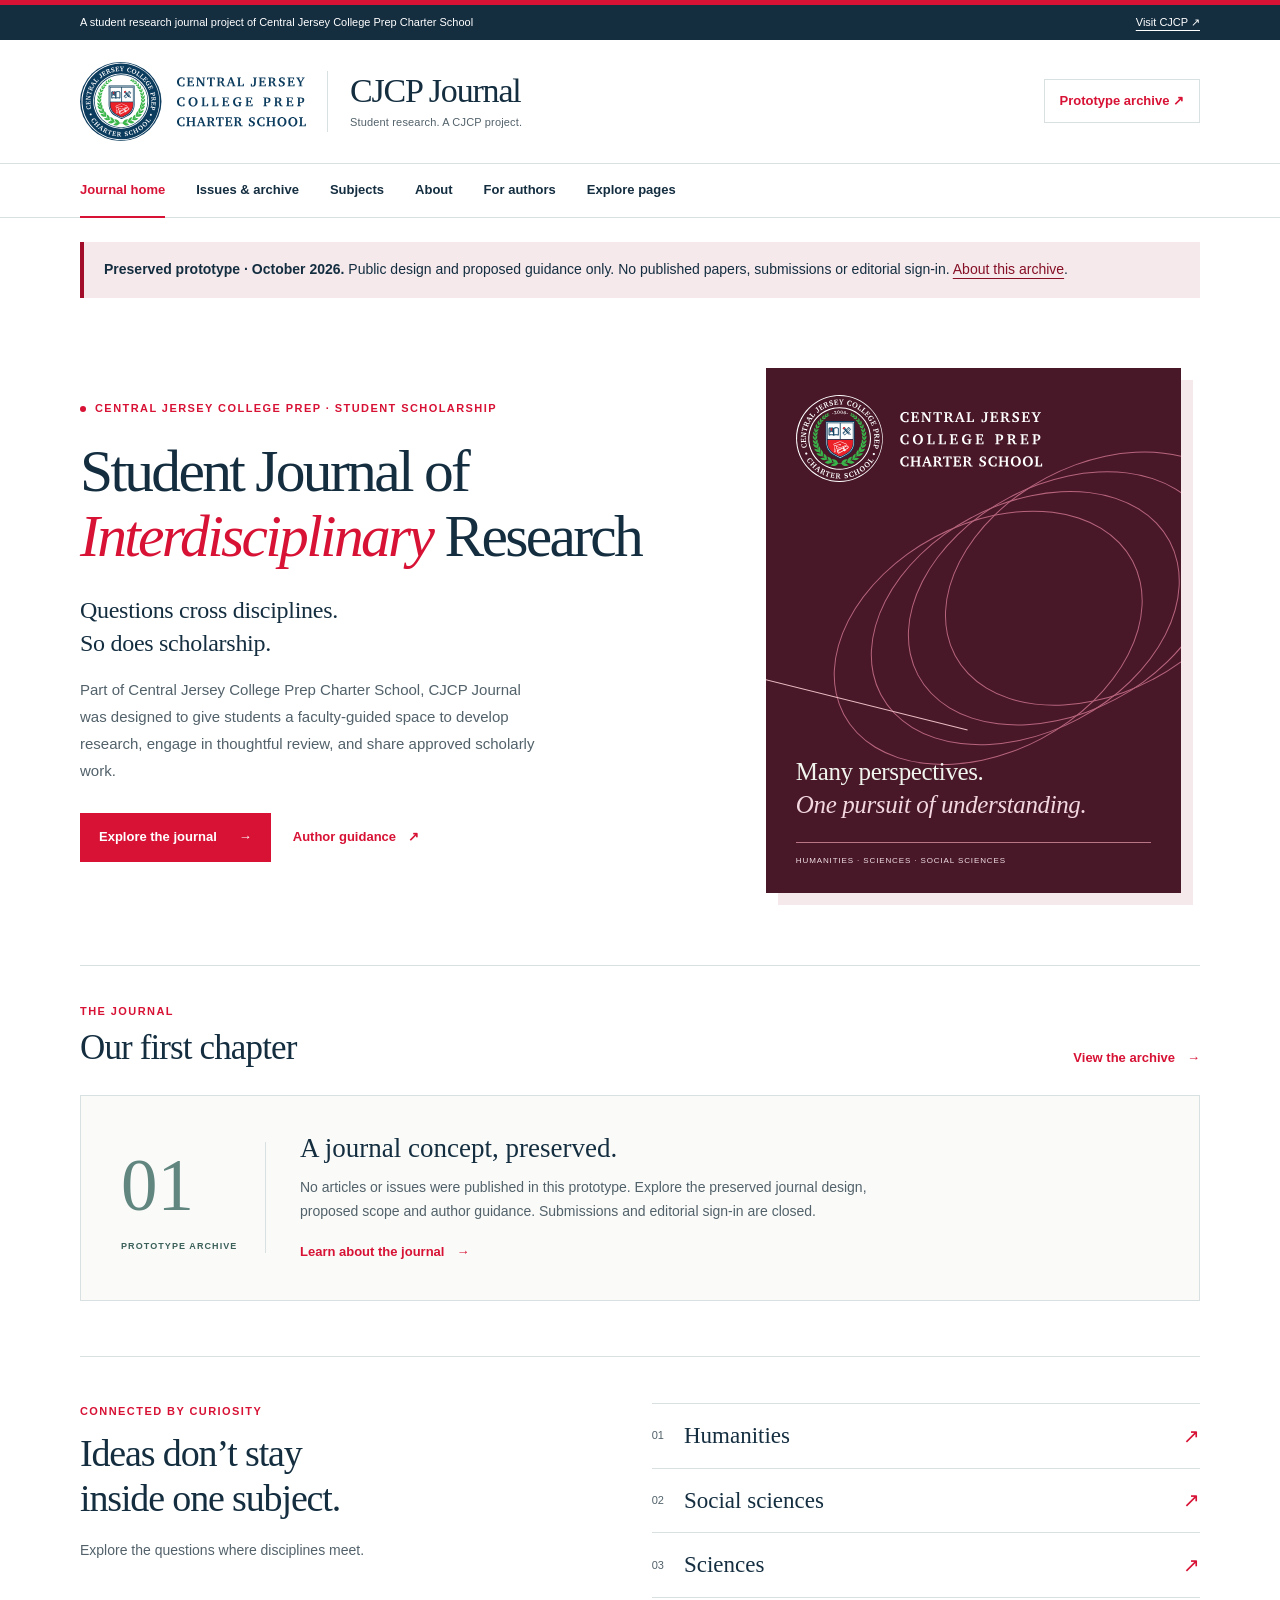
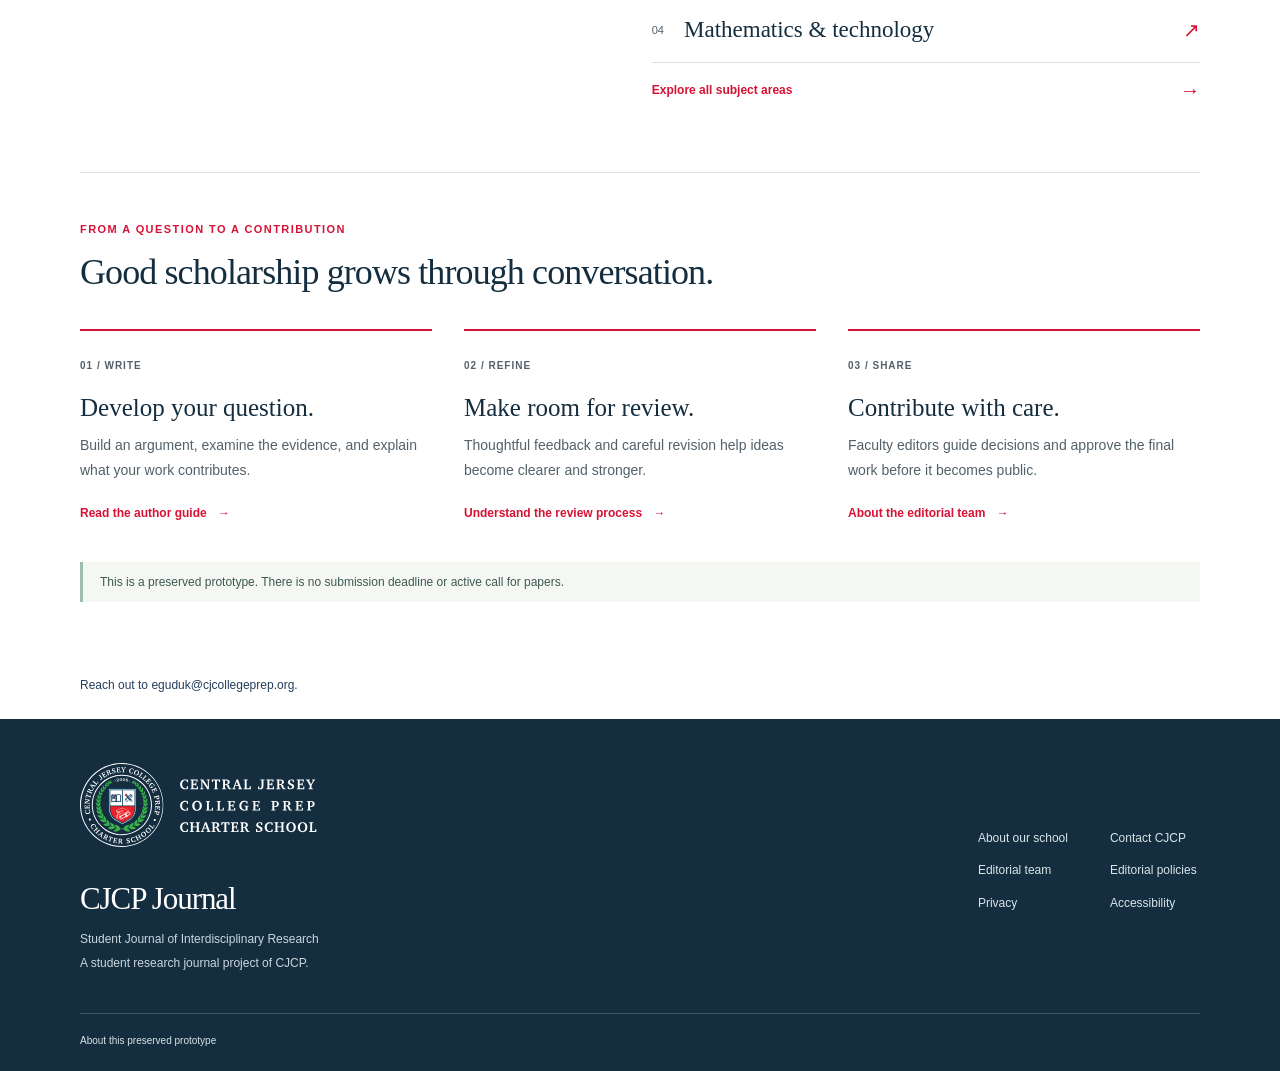
<file: index.html>
<!doctype html>
<html lang="en"><head><meta charset="utf-8"><meta name="viewport" content="width=device-width,initial-scale=1"><title>Student Journal of Interdisciplinary Research · CJCP Journal</title><meta name="description" content="Preserved public prototype of CJCP Journal, a Central Jersey College Prep Charter School project."><link rel="icon" href="assets/cjcp-icon.jpg"><link rel="stylesheet" href="assets/journal.css"></head>
<body class="cjcp-journal"><div class="pkp_structure_page"><a class="cjcp-skip" href="#pkp_content_main">Skip to main content</a><header class="cjcp-header"><div class="cjcp-school-bar"><span>A student research journal project of Central Jersey College Prep Charter School</span><a href="https://www.cjcollegeprep.org/">Visit CJCP ↗</a></div><div class="cjcp-masthead"><a class="cjcp-brand" href="index.html"><img class="cjcp-school-logo" src="assets/cjcp-logo-dark.svg" width="308" height="107" alt="Central Jersey College Prep Charter School"><span class="cjcp-brand-copy"><span class="cjcp-brand-name">CJCP Journal</span><span class="cjcp-brand-school">Student research. A CJCP project.</span></span></a><a class="cjcp-workspace-link" href="project.html">Prototype archive ↗</a></div><nav class="cjcp-nav" aria-label="Main navigation"><div class="cjcp-nav-inner"><a href="index.html" aria-current="page">Journal home</a><a href="archive.html">Issues &amp; archive</a><a href="subjects.html">Subjects</a><a href="about.html">About</a><a href="submission-guidelines.html">For authors</a><a href="search.html">Explore pages</a></div></nav></header><div class="pkp_structure_content cjcp-content"><main class="pkp_structure_main" id="pkp_content_main" tabindex="-1"><aside class="cjcp-archive-notice" aria-label="Website status"><strong>Preserved prototype · October 2026.</strong> Public design and proposed guidance only. No published papers, submissions or editorial sign-in. <a href="project.html">About this archive</a>.</aside>

<div class="page_index_journal cjcp-home">
  
  <section class="cjcp-hero" aria-labelledby="cjcp-journal-title">
    <div class="cjcp-hero-copy">
      <p class="cjcp-eyebrow"><span aria-hidden="true"></span> Central Jersey College Prep · Student scholarship</p>
      <h1 id="cjcp-journal-title">Student Journal of <em>Interdisciplinary</em> Research</h1>
      <p class="cjcp-hero-lead">Questions cross disciplines. <br>So does scholarship.</p>
      <p class="cjcp-hero-description">Part of Central Jersey College Prep Charter School, CJCP Journal was designed to give students a faculty-guided space to develop research, engage in thoughtful review, and share approved scholarly work.</p>
      <div class="cjcp-actions">
        <a class="cjcp-button" href="archive.html">Explore the journal <span aria-hidden="true">→</span></a>
        <a class="cjcp-text-link" href="submission-guidelines.html">Author guidance <span aria-hidden="true">↗</span></a>
      </div>
    </div>
    <aside class="cjcp-cover" aria-label="Journal purpose">
      <div class="cjcp-cover-top"><img src="assets/cjcp-logo-light.svg" width="304" height="106" alt="Central Jersey College Prep Charter School"></div>
      <div class="cjcp-cover-art" aria-hidden="true"><i></i><i></i><i></i><i></i><b></b></div>
      <div class="cjcp-cover-bottom"><p>Many perspectives. <br><em>One pursuit of understanding.</em></p><span>HUMANITIES · SCIENCES · SOCIAL SCIENCES</span></div>
    </aside>
  </section>

  <section class="cjcp-latest" aria-labelledby="homepageIssue">
    <div class="cjcp-section-heading"><div><p class="cjcp-eyebrow">The journal</p><h2 id="homepageIssue">Our first chapter</h2></div><a class="cjcp-text-link" href="archive.html">View the archive <span aria-hidden="true">→</span></a></div>
    
    
      <div class="cjcp-empty-issue">
        <div class="cjcp-empty-index" aria-hidden="true">01<span>PROTOTYPE ARCHIVE</span></div>
        <div><h3>A journal concept, preserved.</h3><p>No articles or issues were published in this prototype. Explore the preserved journal design, proposed scope and author guidance. Submissions and editorial sign-in are closed.</p><a class="cjcp-text-link" href="about.html">Learn about the journal <span aria-hidden="true">→</span></a></div>
      </div>
    
  </section>

  <section class="cjcp-disciplines" aria-labelledby="cjcp-subjects-title">
    <div><p class="cjcp-eyebrow">Connected by curiosity</p><h2 id="cjcp-subjects-title">Ideas don’t stay <br>inside one subject.</h2><p>Explore the questions where disciplines meet.</p></div>
    <div class="cjcp-subject-links">
      <a href="subjects.html"><span>01</span> Humanities <span aria-hidden="true">↗</span></a>
      <a href="subjects.html"><span>02</span> Social sciences <span aria-hidden="true">↗</span></a>
      <a href="subjects.html"><span>03</span> Sciences <span aria-hidden="true">↗</span></a>
      <a href="subjects.html"><span>04</span> Mathematics &amp; technology <span aria-hidden="true">↗</span></a>
      <a class="cjcp-all-subjects" href="subjects.html">Explore all subject areas <span aria-hidden="true">→</span></a>
    </div>
  </section>

  <section class="cjcp-contribute" aria-labelledby="cjcp-contribute-title">
    <p class="cjcp-eyebrow">From a question to a contribution</p>
    <h2 id="cjcp-contribute-title">Good scholarship grows through conversation.</h2>
    <div class="cjcp-pathways">
      <article><span class="cjcp-pathway-number" aria-hidden="true">01 / WRITE</span><h3>Develop your question.</h3><p>Build an argument, examine the evidence, and explain what your work contributes.</p><a href="submission-guidelines.html">Read the author guide <span aria-hidden="true">→</span></a></article>
      <article><span class="cjcp-pathway-number" aria-hidden="true">02 / REFINE</span><h3>Make room for review.</h3><p>Thoughtful feedback and careful revision help ideas become clearer and stronger.</p><a href="editorial-policies.html">Understand the review process <span aria-hidden="true">→</span></a></article>
      <article><span class="cjcp-pathway-number" aria-hidden="true">03 / SHARE</span><h3>Contribute with care.</h3><p>Faculty editors guide decisions and approve the final work before it becomes public.</p><a href="editorial-team.html">About the editorial team <span aria-hidden="true">→</span></a></article>
    </div>
    <p class="cjcp-submission-notice">This is a preserved prototype. There is no submission deadline or active call for papers.</p>
  </section>
  
  
</div>

      <p class="cjcp-design-credit" style="color: #253e5c; margin: 24px 0;">Reach out to eguduk@cjcollegeprep.org.</p>
    </main>
  </div>
  <footer class="cjcp-footer" id="pkp_content_footer">
    <div class="cjcp-footer-inner">
      <div class="cjcp-footer-identity">
        <a class="cjcp-footer-school" href="https://www.cjcollegeprep.org/"><img src="assets/cjcp-logo-light.svg" width="304" height="106" alt="Central Jersey College Prep Charter School — school website"></a>
        <p class="cjcp-footer-title">CJCP Journal</p>
        <p>Student Journal of Interdisciplinary Research</p>
        <p>A student research journal project of CJCP.</p>
      </div>
      <nav aria-label="Journal information">
        <a href="https://www.cjcollegeprep.org/about">About our school</a>
        <a href="https://www.cjcollegeprep.org/contact">Contact CJCP</a>
        <a href="editorial-team.html">Editorial team</a>
        <a href="editorial-policies.html">Editorial policies</a>
        <a href="privacy.html">Privacy</a>
        <a href="accessibility.html">Accessibility</a>
      </nav>
    </div>
    <div class="cjcp-footer-base"><a href="project.html">About this preserved prototype</a></div>
  </footer>
</div>


</body>
</html>
</file>
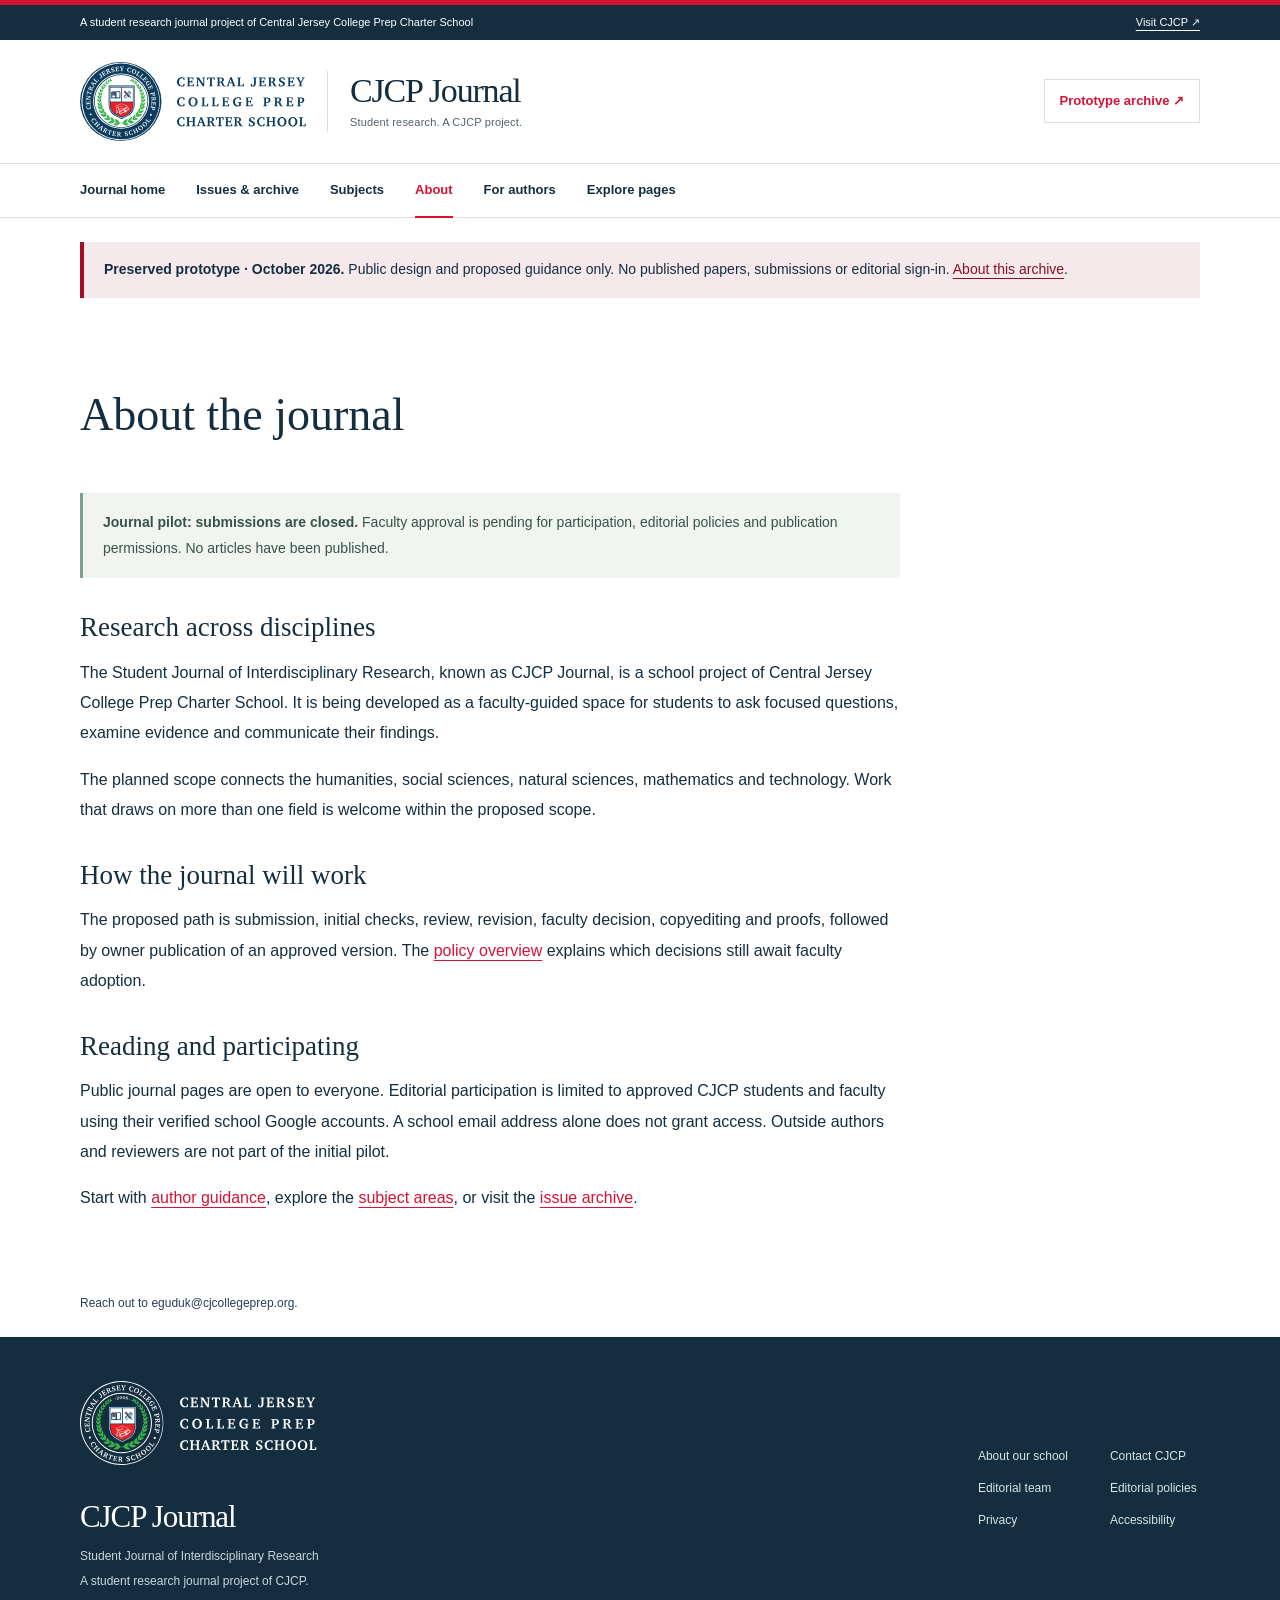
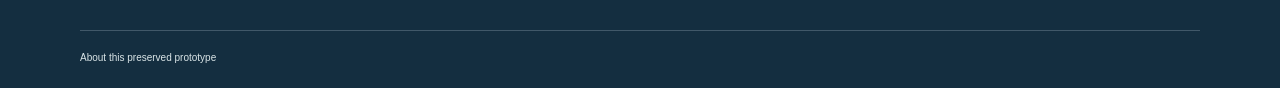
<file: about.html>
<!doctype html>
<html lang="en"><head><meta charset="utf-8"><meta name="viewport" content="width=device-width,initial-scale=1"><title>About the journal · CJCP Journal</title><meta name="description" content="Preserved public prototype of CJCP Journal, a Central Jersey College Prep Charter School project."><link rel="icon" href="assets/cjcp-icon.jpg"><link rel="stylesheet" href="assets/journal.css"></head>
<body class="cjcp-journal"><div class="pkp_structure_page"><a class="cjcp-skip" href="#pkp_content_main">Skip to main content</a><header class="cjcp-header"><div class="cjcp-school-bar"><span>A student research journal project of Central Jersey College Prep Charter School</span><a href="https://www.cjcollegeprep.org/">Visit CJCP ↗</a></div><div class="cjcp-masthead"><a class="cjcp-brand" href="index.html"><img class="cjcp-school-logo" src="assets/cjcp-logo-dark.svg" width="308" height="107" alt="Central Jersey College Prep Charter School"><span class="cjcp-brand-copy"><span class="cjcp-brand-name">CJCP Journal</span><span class="cjcp-brand-school">Student research. A CJCP project.</span></span></a><a class="cjcp-workspace-link" href="project.html">Prototype archive ↗</a></div><nav class="cjcp-nav" aria-label="Main navigation"><div class="cjcp-nav-inner"><a href="index.html">Journal home</a><a href="archive.html">Issues &amp; archive</a><a href="subjects.html">Subjects</a><a href="about.html" aria-current="page">About</a><a href="submission-guidelines.html">For authors</a><a href="search.html">Explore pages</a></div></nav></header><div class="pkp_structure_content cjcp-content"><main class="pkp_structure_main" id="pkp_content_main" tabindex="-1"><aside class="cjcp-archive-notice" aria-label="Website status"><strong>Preserved prototype · October 2026.</strong> Public design and proposed guidance only. No published papers, submissions or editorial sign-in. <a href="project.html">About this archive</a>.</aside>
<article class="cjcp-proof-page"><h1>About the journal</h1><div class="cjcp-prose-body"><p><strong>Journal pilot: submissions are closed.</strong> Faculty approval is pending for participation, editorial policies and publication permissions. No articles have been published.</p><h2>Research across disciplines</h2><p>The Student Journal of Interdisciplinary Research, known as CJCP Journal, is a school project of Central Jersey College Prep Charter School. It is being developed as a faculty-guided space for students to ask focused questions, examine evidence and communicate their findings.</p><p>The planned scope connects the humanities, social sciences, natural sciences, mathematics and technology. Work that draws on more than one field is welcome within the proposed scope.</p><h2>How the journal will work</h2><p>The proposed path is submission, initial checks, review, revision, faculty decision, copyediting and proofs, followed by owner publication of an approved version. The <a href="editorial-policies.html">policy overview</a> explains which decisions still await faculty adoption.</p><h2>Reading and participating</h2><p>Public journal pages are open to everyone. Editorial participation is limited to approved CJCP students and faculty using their verified school Google accounts. A school email address alone does not grant access. Outside authors and reviewers are not part of the initial pilot.</p><p>Start with <a href="submission-guidelines.html">author guidance</a>, explore the <a href="subjects.html">subject areas</a>, or visit the <a href="archive.html">issue archive</a>.</p></div></article>      <p class="cjcp-design-credit" style="color: #253e5c; margin: 24px 0;">Reach out to eguduk@cjcollegeprep.org.</p>
    </main>
  </div>
  <footer class="cjcp-footer" id="pkp_content_footer">
    <div class="cjcp-footer-inner">
      <div class="cjcp-footer-identity">
        <a class="cjcp-footer-school" href="https://www.cjcollegeprep.org/"><img src="assets/cjcp-logo-light.svg" width="304" height="106" alt="Central Jersey College Prep Charter School — school website"></a>
        <p class="cjcp-footer-title">CJCP Journal</p>
        <p>Student Journal of Interdisciplinary Research</p>
        <p>A student research journal project of CJCP.</p>
      </div>
      <nav aria-label="Journal information">
        <a href="https://www.cjcollegeprep.org/about">About our school</a>
        <a href="https://www.cjcollegeprep.org/contact">Contact CJCP</a>
        <a href="editorial-team.html">Editorial team</a>
        <a href="editorial-policies.html">Editorial policies</a>
        <a href="privacy.html">Privacy</a>
        <a href="accessibility.html">Accessibility</a>
      </nav>
    </div>
    <div class="cjcp-footer-base"><a href="project.html">About this preserved prototype</a></div>
  </footer>
</div>


</body>
</html>
</file>
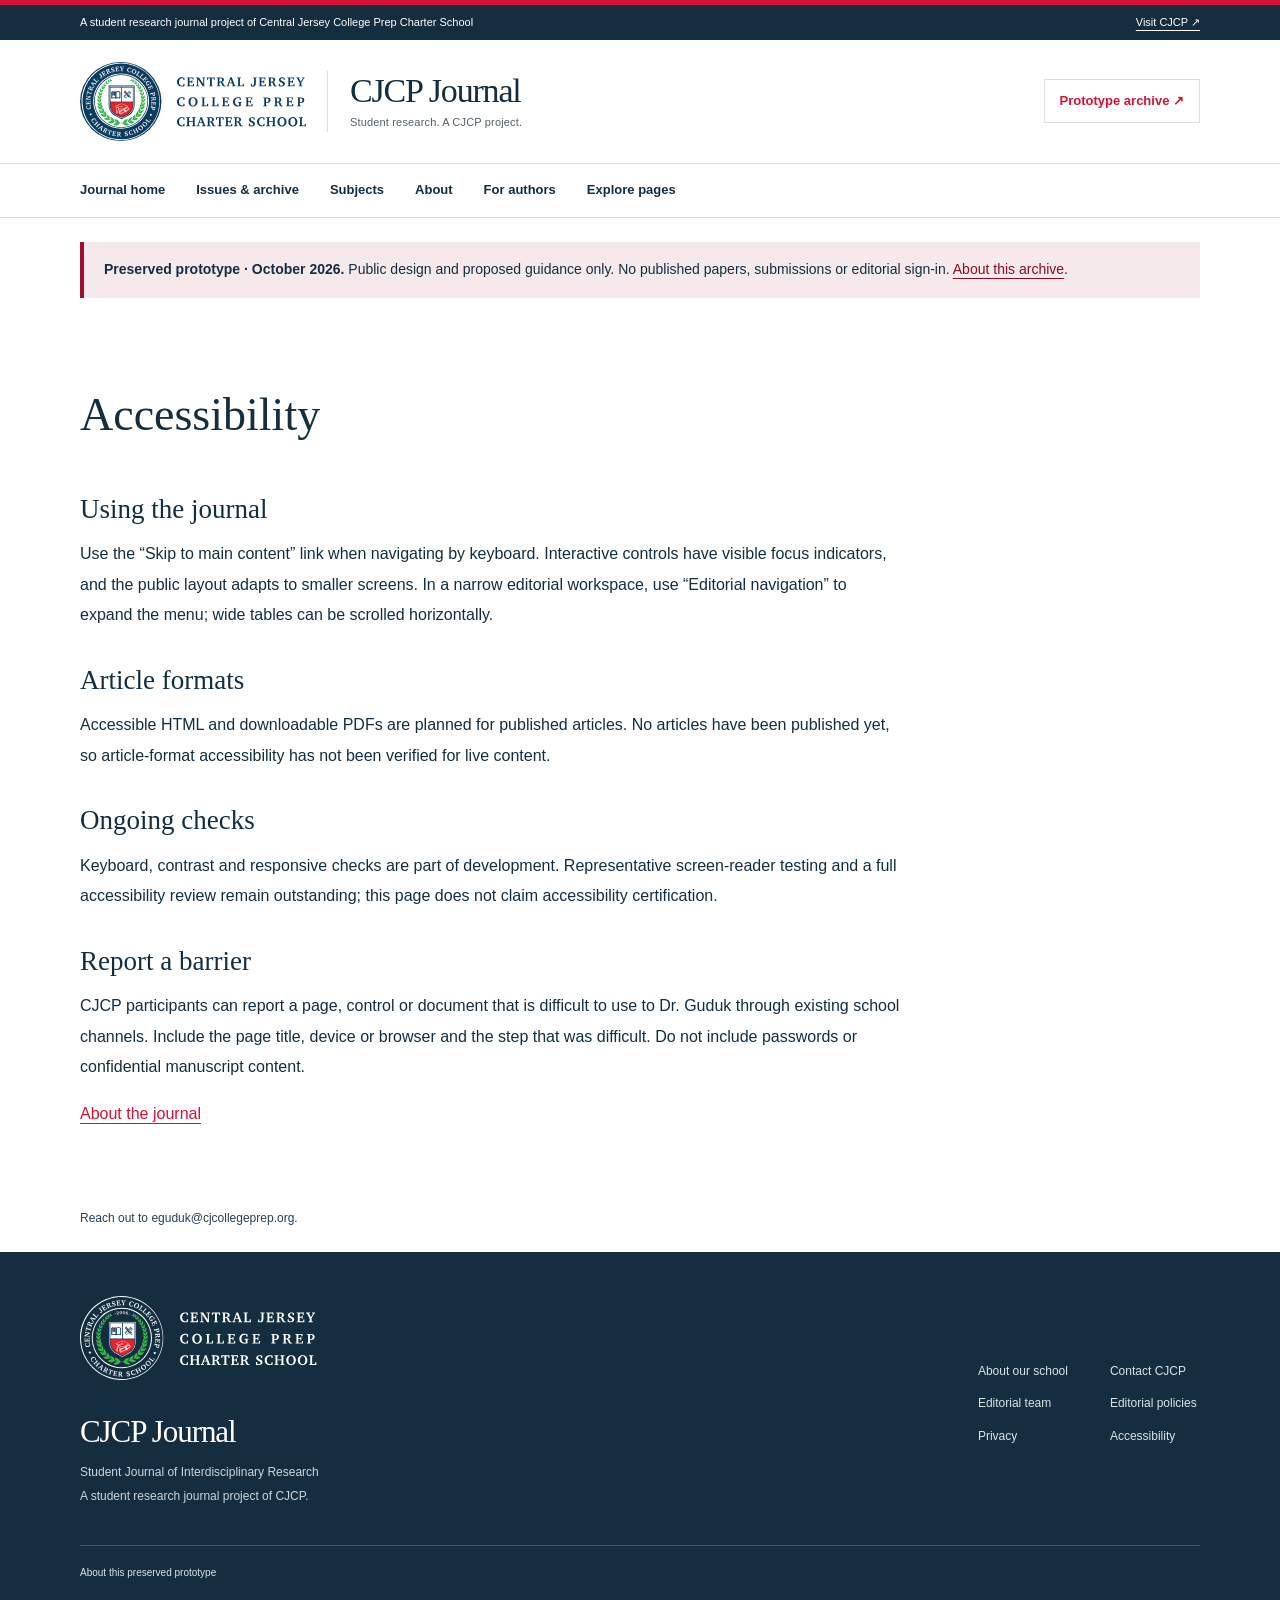
<file: accessibility.html>
<!doctype html>
<html lang="en"><head><meta charset="utf-8"><meta name="viewport" content="width=device-width,initial-scale=1"><title>Accessibility · CJCP Journal</title><meta name="description" content="Preserved public prototype of CJCP Journal, a Central Jersey College Prep Charter School project."><link rel="icon" href="assets/cjcp-icon.jpg"><link rel="stylesheet" href="assets/journal.css"></head>
<body class="cjcp-journal"><div class="pkp_structure_page"><a class="cjcp-skip" href="#pkp_content_main">Skip to main content</a><header class="cjcp-header"><div class="cjcp-school-bar"><span>A student research journal project of Central Jersey College Prep Charter School</span><a href="https://www.cjcollegeprep.org/">Visit CJCP ↗</a></div><div class="cjcp-masthead"><a class="cjcp-brand" href="index.html"><img class="cjcp-school-logo" src="assets/cjcp-logo-dark.svg" width="308" height="107" alt="Central Jersey College Prep Charter School"><span class="cjcp-brand-copy"><span class="cjcp-brand-name">CJCP Journal</span><span class="cjcp-brand-school">Student research. A CJCP project.</span></span></a><a class="cjcp-workspace-link" href="project.html">Prototype archive ↗</a></div><nav class="cjcp-nav" aria-label="Main navigation"><div class="cjcp-nav-inner"><a href="index.html">Journal home</a><a href="archive.html">Issues &amp; archive</a><a href="subjects.html">Subjects</a><a href="about.html">About</a><a href="submission-guidelines.html">For authors</a><a href="search.html">Explore pages</a></div></nav></header><div class="pkp_structure_content cjcp-content"><main class="pkp_structure_main" id="pkp_content_main" tabindex="-1"><aside class="cjcp-archive-notice" aria-label="Website status"><strong>Preserved prototype · October 2026.</strong> Public design and proposed guidance only. No published papers, submissions or editorial sign-in. <a href="project.html">About this archive</a>.</aside>
<article class="cjcp-proof-page"><h1>Accessibility</h1><div class="cjcp-prose-body"><h2>Using the journal</h2><p>Use the “Skip to main content” link when navigating by keyboard. Interactive controls have visible focus indicators, and the public layout adapts to smaller screens. In a narrow editorial workspace, use “Editorial navigation” to expand the menu; wide tables can be scrolled horizontally.</p><h2>Article formats</h2><p>Accessible HTML and downloadable PDFs are planned for published articles. No articles have been published yet, so article-format accessibility has not been verified for live content.</p><h2>Ongoing checks</h2><p>Keyboard, contrast and responsive checks are part of development. Representative screen-reader testing and a full accessibility review remain outstanding; this page does not claim accessibility certification.</p><h2>Report a barrier</h2><p>CJCP participants can report a page, control or document that is difficult to use to Dr. Guduk through existing school channels. Include the page title, device or browser and the step that was difficult. Do not include passwords or confidential manuscript content.</p><p><a href="about.html">About the journal</a></p></div></article>      <p class="cjcp-design-credit" style="color: #253e5c; margin: 24px 0;">Reach out to eguduk@cjcollegeprep.org.</p>
    </main>
  </div>
  <footer class="cjcp-footer" id="pkp_content_footer">
    <div class="cjcp-footer-inner">
      <div class="cjcp-footer-identity">
        <a class="cjcp-footer-school" href="https://www.cjcollegeprep.org/"><img src="assets/cjcp-logo-light.svg" width="304" height="106" alt="Central Jersey College Prep Charter School — school website"></a>
        <p class="cjcp-footer-title">CJCP Journal</p>
        <p>Student Journal of Interdisciplinary Research</p>
        <p>A student research journal project of CJCP.</p>
      </div>
      <nav aria-label="Journal information">
        <a href="https://www.cjcollegeprep.org/about">About our school</a>
        <a href="https://www.cjcollegeprep.org/contact">Contact CJCP</a>
        <a href="editorial-team.html">Editorial team</a>
        <a href="editorial-policies.html">Editorial policies</a>
        <a href="privacy.html">Privacy</a>
        <a href="accessibility.html">Accessibility</a>
      </nav>
    </div>
    <div class="cjcp-footer-base"><a href="project.html">About this preserved prototype</a></div>
  </footer>
</div>


</body>
</html>
</file>
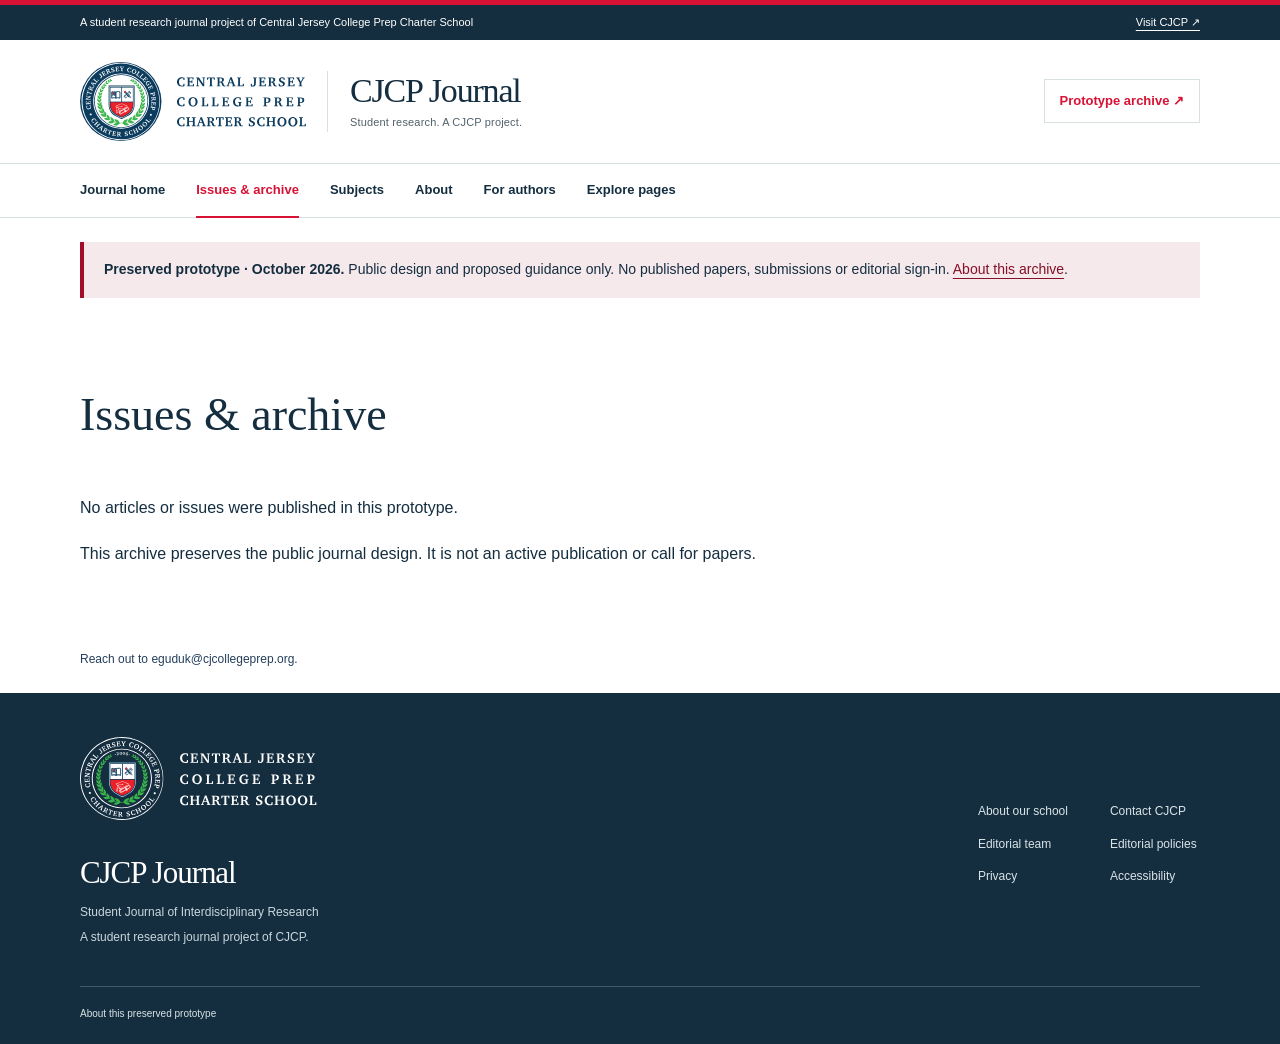
<file: archive.html>
<!doctype html>
<html lang="en"><head><meta charset="utf-8"><meta name="viewport" content="width=device-width,initial-scale=1"><title>Issues &amp; archive · CJCP Journal</title><meta name="description" content="Preserved public prototype of CJCP Journal, a Central Jersey College Prep Charter School project."><link rel="icon" href="assets/cjcp-icon.jpg"><link rel="stylesheet" href="assets/journal.css"></head>
<body class="cjcp-journal"><div class="pkp_structure_page"><a class="cjcp-skip" href="#pkp_content_main">Skip to main content</a><header class="cjcp-header"><div class="cjcp-school-bar"><span>A student research journal project of Central Jersey College Prep Charter School</span><a href="https://www.cjcollegeprep.org/">Visit CJCP ↗</a></div><div class="cjcp-masthead"><a class="cjcp-brand" href="index.html"><img class="cjcp-school-logo" src="assets/cjcp-logo-dark.svg" width="308" height="107" alt="Central Jersey College Prep Charter School"><span class="cjcp-brand-copy"><span class="cjcp-brand-name">CJCP Journal</span><span class="cjcp-brand-school">Student research. A CJCP project.</span></span></a><a class="cjcp-workspace-link" href="project.html">Prototype archive ↗</a></div><nav class="cjcp-nav" aria-label="Main navigation"><div class="cjcp-nav-inner"><a href="index.html">Journal home</a><a href="archive.html" aria-current="page">Issues &amp; archive</a><a href="subjects.html">Subjects</a><a href="about.html">About</a><a href="submission-guidelines.html">For authors</a><a href="search.html">Explore pages</a></div></nav></header><div class="pkp_structure_content cjcp-content"><main class="pkp_structure_main" id="pkp_content_main" tabindex="-1"><aside class="cjcp-archive-notice" aria-label="Website status"><strong>Preserved prototype · October 2026.</strong> Public design and proposed guidance only. No published papers, submissions or editorial sign-in. <a href="project.html">About this archive</a>.</aside>
<article class="cjcp-proof-page"><h1>Issues &amp; archive</h1><div class="cjcp-prose-body"><p>No articles or issues were published in this prototype.</p><p>This archive preserves the public journal design. It is not an active publication or call for papers.</p></div></article>      <p class="cjcp-design-credit" style="color: #253e5c; margin: 24px 0;">Reach out to eguduk@cjcollegeprep.org.</p>
    </main>
  </div>
  <footer class="cjcp-footer" id="pkp_content_footer">
    <div class="cjcp-footer-inner">
      <div class="cjcp-footer-identity">
        <a class="cjcp-footer-school" href="https://www.cjcollegeprep.org/"><img src="assets/cjcp-logo-light.svg" width="304" height="106" alt="Central Jersey College Prep Charter School — school website"></a>
        <p class="cjcp-footer-title">CJCP Journal</p>
        <p>Student Journal of Interdisciplinary Research</p>
        <p>A student research journal project of CJCP.</p>
      </div>
      <nav aria-label="Journal information">
        <a href="https://www.cjcollegeprep.org/about">About our school</a>
        <a href="https://www.cjcollegeprep.org/contact">Contact CJCP</a>
        <a href="editorial-team.html">Editorial team</a>
        <a href="editorial-policies.html">Editorial policies</a>
        <a href="privacy.html">Privacy</a>
        <a href="accessibility.html">Accessibility</a>
      </nav>
    </div>
    <div class="cjcp-footer-base"><a href="project.html">About this preserved prototype</a></div>
  </footer>
</div>


</body>
</html>
</file>
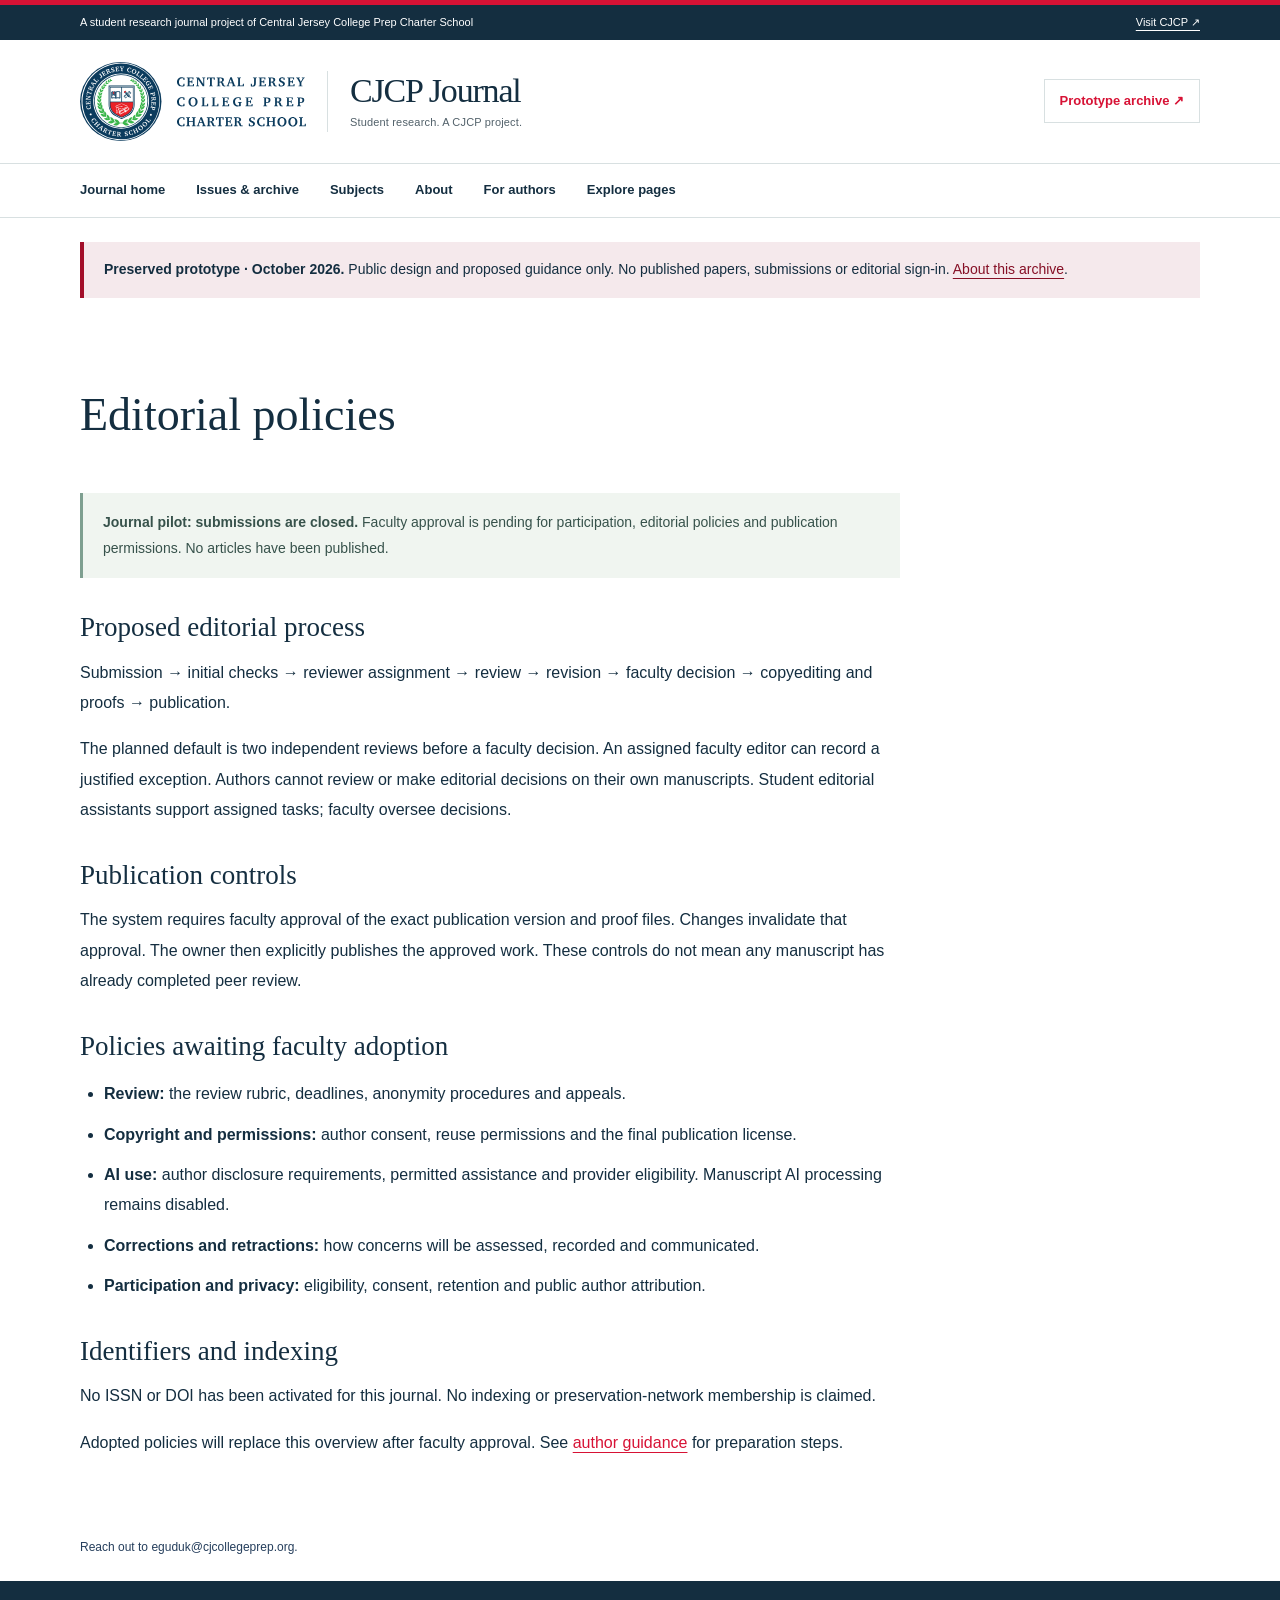
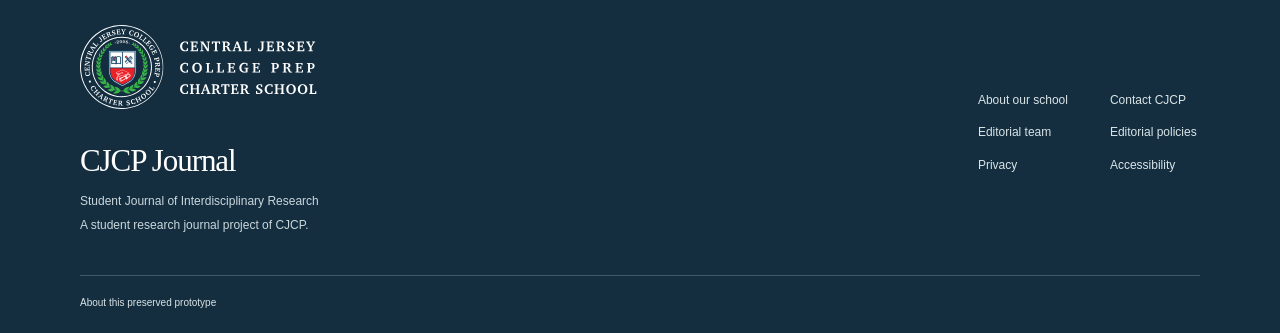
<file: editorial-policies.html>
<!doctype html>
<html lang="en"><head><meta charset="utf-8"><meta name="viewport" content="width=device-width,initial-scale=1"><title>Editorial policies · CJCP Journal</title><meta name="description" content="Preserved public prototype of CJCP Journal, a Central Jersey College Prep Charter School project."><link rel="icon" href="assets/cjcp-icon.jpg"><link rel="stylesheet" href="assets/journal.css"></head>
<body class="cjcp-journal"><div class="pkp_structure_page"><a class="cjcp-skip" href="#pkp_content_main">Skip to main content</a><header class="cjcp-header"><div class="cjcp-school-bar"><span>A student research journal project of Central Jersey College Prep Charter School</span><a href="https://www.cjcollegeprep.org/">Visit CJCP ↗</a></div><div class="cjcp-masthead"><a class="cjcp-brand" href="index.html"><img class="cjcp-school-logo" src="assets/cjcp-logo-dark.svg" width="308" height="107" alt="Central Jersey College Prep Charter School"><span class="cjcp-brand-copy"><span class="cjcp-brand-name">CJCP Journal</span><span class="cjcp-brand-school">Student research. A CJCP project.</span></span></a><a class="cjcp-workspace-link" href="project.html">Prototype archive ↗</a></div><nav class="cjcp-nav" aria-label="Main navigation"><div class="cjcp-nav-inner"><a href="index.html">Journal home</a><a href="archive.html">Issues &amp; archive</a><a href="subjects.html">Subjects</a><a href="about.html">About</a><a href="submission-guidelines.html">For authors</a><a href="search.html">Explore pages</a></div></nav></header><div class="pkp_structure_content cjcp-content"><main class="pkp_structure_main" id="pkp_content_main" tabindex="-1"><aside class="cjcp-archive-notice" aria-label="Website status"><strong>Preserved prototype · October 2026.</strong> Public design and proposed guidance only. No published papers, submissions or editorial sign-in. <a href="project.html">About this archive</a>.</aside>
<article class="cjcp-proof-page"><h1>Editorial policies</h1><div class="cjcp-prose-body"><p><strong>Journal pilot: submissions are closed.</strong> Faculty approval is pending for participation, editorial policies and publication permissions. No articles have been published.</p><h2>Proposed editorial process</h2><p>Submission → initial checks → reviewer assignment → review → revision → faculty decision → copyediting and proofs → publication.</p><p>The planned default is two independent reviews before a faculty decision. An assigned faculty editor can record a justified exception. Authors cannot review or make editorial decisions on their own manuscripts. Student editorial assistants support assigned tasks; faculty oversee decisions.</p><h2>Publication controls</h2><p>The system requires faculty approval of the exact publication version and proof files. Changes invalidate that approval. The owner then explicitly publishes the approved work. These controls do not mean any manuscript has already completed peer review.</p><h2>Policies awaiting faculty adoption</h2><ul><li><strong>Review:</strong> the review rubric, deadlines, anonymity procedures and appeals.</li><li><strong>Copyright and permissions:</strong> author consent, reuse permissions and the final publication license.</li><li><strong>AI use:</strong> author disclosure requirements, permitted assistance and provider eligibility. Manuscript AI processing remains disabled.</li><li><strong>Corrections and retractions:</strong> how concerns will be assessed, recorded and communicated.</li><li><strong>Participation and privacy:</strong> eligibility, consent, retention and public author attribution.</li></ul><h2>Identifiers and indexing</h2><p>No ISSN or DOI has been activated for this journal. No indexing or preservation-network membership is claimed.</p><p>Adopted policies will replace this overview after faculty approval. See <a href="submission-guidelines.html">author guidance</a> for preparation steps.</p></div></article>      <p class="cjcp-design-credit" style="color: #253e5c; margin: 24px 0;">Reach out to eguduk@cjcollegeprep.org.</p>
    </main>
  </div>
  <footer class="cjcp-footer" id="pkp_content_footer">
    <div class="cjcp-footer-inner">
      <div class="cjcp-footer-identity">
        <a class="cjcp-footer-school" href="https://www.cjcollegeprep.org/"><img src="assets/cjcp-logo-light.svg" width="304" height="106" alt="Central Jersey College Prep Charter School — school website"></a>
        <p class="cjcp-footer-title">CJCP Journal</p>
        <p>Student Journal of Interdisciplinary Research</p>
        <p>A student research journal project of CJCP.</p>
      </div>
      <nav aria-label="Journal information">
        <a href="https://www.cjcollegeprep.org/about">About our school</a>
        <a href="https://www.cjcollegeprep.org/contact">Contact CJCP</a>
        <a href="editorial-team.html">Editorial team</a>
        <a href="editorial-policies.html">Editorial policies</a>
        <a href="privacy.html">Privacy</a>
        <a href="accessibility.html">Accessibility</a>
      </nav>
    </div>
    <div class="cjcp-footer-base"><a href="project.html">About this preserved prototype</a></div>
  </footer>
</div>


</body>
</html>
</file>
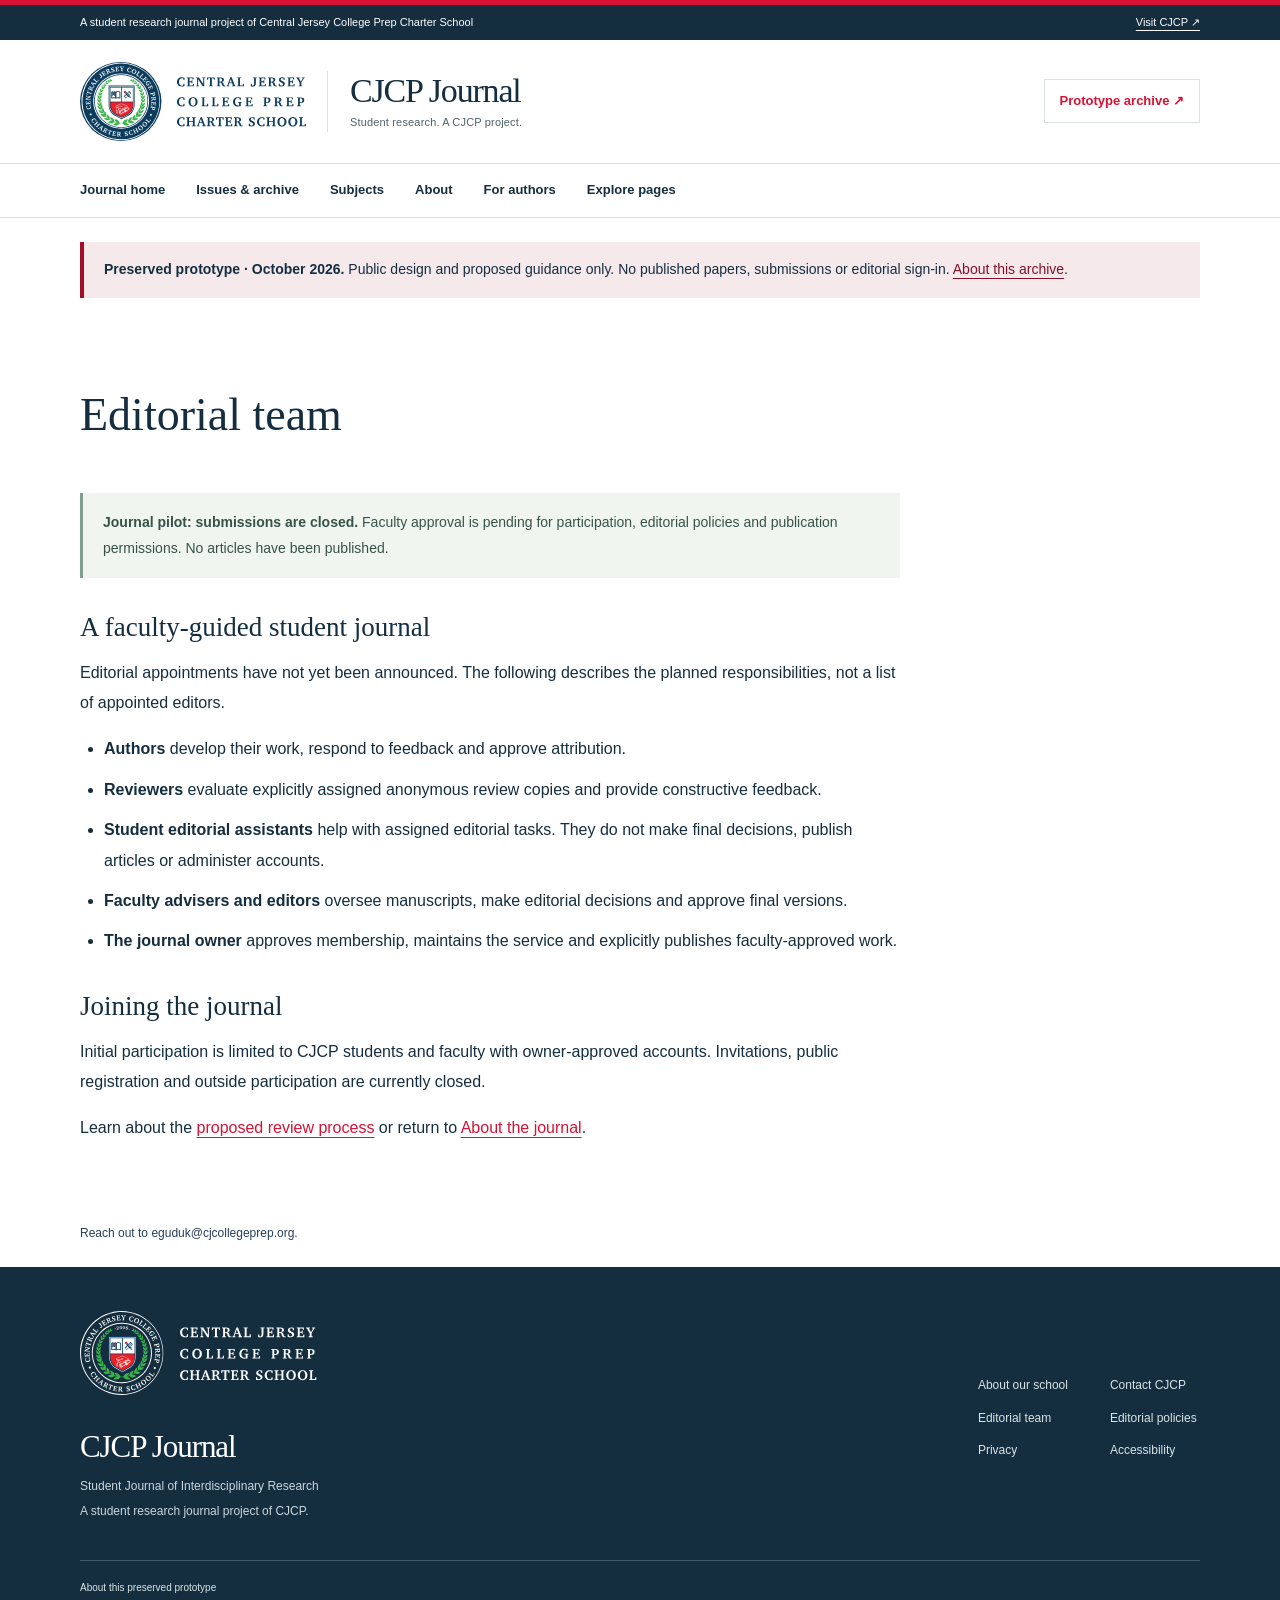
<file: editorial-team.html>
<!doctype html>
<html lang="en"><head><meta charset="utf-8"><meta name="viewport" content="width=device-width,initial-scale=1"><title>Editorial team · CJCP Journal</title><meta name="description" content="Preserved public prototype of CJCP Journal, a Central Jersey College Prep Charter School project."><link rel="icon" href="assets/cjcp-icon.jpg"><link rel="stylesheet" href="assets/journal.css"></head>
<body class="cjcp-journal"><div class="pkp_structure_page"><a class="cjcp-skip" href="#pkp_content_main">Skip to main content</a><header class="cjcp-header"><div class="cjcp-school-bar"><span>A student research journal project of Central Jersey College Prep Charter School</span><a href="https://www.cjcollegeprep.org/">Visit CJCP ↗</a></div><div class="cjcp-masthead"><a class="cjcp-brand" href="index.html"><img class="cjcp-school-logo" src="assets/cjcp-logo-dark.svg" width="308" height="107" alt="Central Jersey College Prep Charter School"><span class="cjcp-brand-copy"><span class="cjcp-brand-name">CJCP Journal</span><span class="cjcp-brand-school">Student research. A CJCP project.</span></span></a><a class="cjcp-workspace-link" href="project.html">Prototype archive ↗</a></div><nav class="cjcp-nav" aria-label="Main navigation"><div class="cjcp-nav-inner"><a href="index.html">Journal home</a><a href="archive.html">Issues &amp; archive</a><a href="subjects.html">Subjects</a><a href="about.html">About</a><a href="submission-guidelines.html">For authors</a><a href="search.html">Explore pages</a></div></nav></header><div class="pkp_structure_content cjcp-content"><main class="pkp_structure_main" id="pkp_content_main" tabindex="-1"><aside class="cjcp-archive-notice" aria-label="Website status"><strong>Preserved prototype · October 2026.</strong> Public design and proposed guidance only. No published papers, submissions or editorial sign-in. <a href="project.html">About this archive</a>.</aside>
<article class="cjcp-proof-page"><h1>Editorial team</h1><div class="cjcp-prose-body"><p><strong>Journal pilot: submissions are closed.</strong> Faculty approval is pending for participation, editorial policies and publication permissions. No articles have been published.</p><h2>A faculty-guided student journal</h2><p>Editorial appointments have not yet been announced. The following describes the planned responsibilities, not a list of appointed editors.</p><ul><li><strong>Authors</strong> develop their work, respond to feedback and approve attribution.</li><li><strong>Reviewers</strong> evaluate explicitly assigned anonymous review copies and provide constructive feedback.</li><li><strong>Student editorial assistants</strong> help with assigned editorial tasks. They do not make final decisions, publish articles or administer accounts.</li><li><strong>Faculty advisers and editors</strong> oversee manuscripts, make editorial decisions and approve final versions.</li><li><strong>The journal owner</strong> approves membership, maintains the service and explicitly publishes faculty-approved work.</li></ul><h2>Joining the journal</h2><p>Initial participation is limited to CJCP students and faculty with owner-approved accounts. Invitations, public registration and outside participation are currently closed.</p><p>Learn about the <a href="editorial-policies.html">proposed review process</a> or return to <a href="about.html">About the journal</a>.</p></div></article>      <p class="cjcp-design-credit" style="color: #253e5c; margin: 24px 0;">Reach out to eguduk@cjcollegeprep.org.</p>
    </main>
  </div>
  <footer class="cjcp-footer" id="pkp_content_footer">
    <div class="cjcp-footer-inner">
      <div class="cjcp-footer-identity">
        <a class="cjcp-footer-school" href="https://www.cjcollegeprep.org/"><img src="assets/cjcp-logo-light.svg" width="304" height="106" alt="Central Jersey College Prep Charter School — school website"></a>
        <p class="cjcp-footer-title">CJCP Journal</p>
        <p>Student Journal of Interdisciplinary Research</p>
        <p>A student research journal project of CJCP.</p>
      </div>
      <nav aria-label="Journal information">
        <a href="https://www.cjcollegeprep.org/about">About our school</a>
        <a href="https://www.cjcollegeprep.org/contact">Contact CJCP</a>
        <a href="editorial-team.html">Editorial team</a>
        <a href="editorial-policies.html">Editorial policies</a>
        <a href="privacy.html">Privacy</a>
        <a href="accessibility.html">Accessibility</a>
      </nav>
    </div>
    <div class="cjcp-footer-base"><a href="project.html">About this preserved prototype</a></div>
  </footer>
</div>


</body>
</html>
</file>
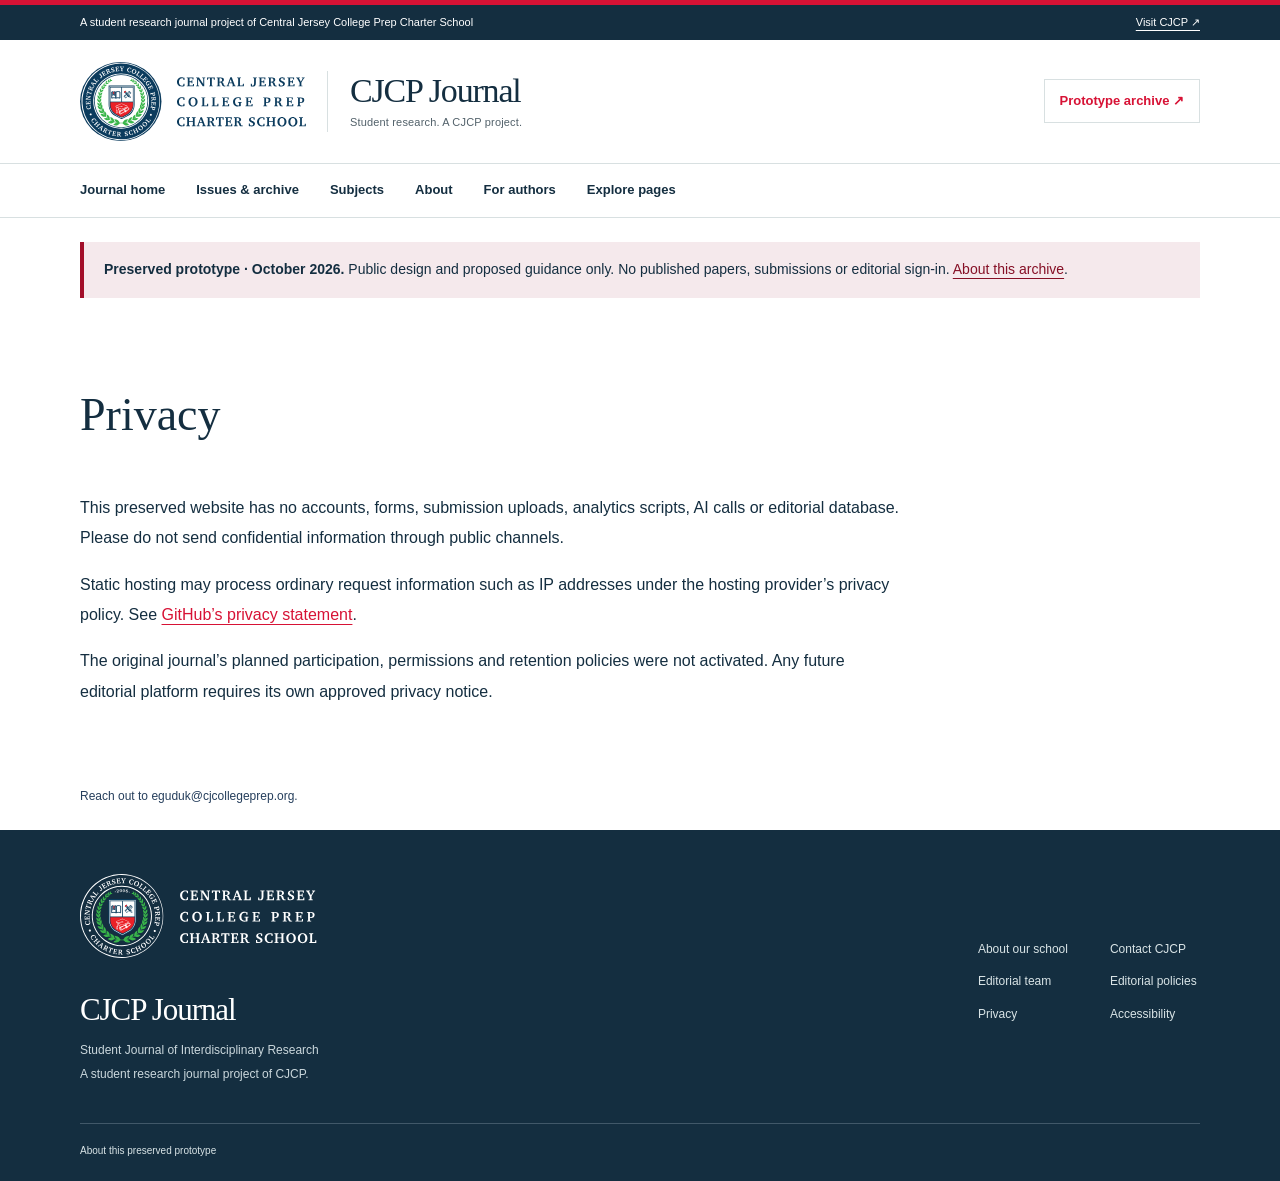
<file: privacy.html>
<!doctype html>
<html lang="en"><head><meta charset="utf-8"><meta name="viewport" content="width=device-width,initial-scale=1"><title>Privacy · CJCP Journal</title><meta name="description" content="Preserved public prototype of CJCP Journal, a Central Jersey College Prep Charter School project."><link rel="icon" href="assets/cjcp-icon.jpg"><link rel="stylesheet" href="assets/journal.css"></head>
<body class="cjcp-journal"><div class="pkp_structure_page"><a class="cjcp-skip" href="#pkp_content_main">Skip to main content</a><header class="cjcp-header"><div class="cjcp-school-bar"><span>A student research journal project of Central Jersey College Prep Charter School</span><a href="https://www.cjcollegeprep.org/">Visit CJCP ↗</a></div><div class="cjcp-masthead"><a class="cjcp-brand" href="index.html"><img class="cjcp-school-logo" src="assets/cjcp-logo-dark.svg" width="308" height="107" alt="Central Jersey College Prep Charter School"><span class="cjcp-brand-copy"><span class="cjcp-brand-name">CJCP Journal</span><span class="cjcp-brand-school">Student research. A CJCP project.</span></span></a><a class="cjcp-workspace-link" href="project.html">Prototype archive ↗</a></div><nav class="cjcp-nav" aria-label="Main navigation"><div class="cjcp-nav-inner"><a href="index.html">Journal home</a><a href="archive.html">Issues &amp; archive</a><a href="subjects.html">Subjects</a><a href="about.html">About</a><a href="submission-guidelines.html">For authors</a><a href="search.html">Explore pages</a></div></nav></header><div class="pkp_structure_content cjcp-content"><main class="pkp_structure_main" id="pkp_content_main" tabindex="-1"><aside class="cjcp-archive-notice" aria-label="Website status"><strong>Preserved prototype · October 2026.</strong> Public design and proposed guidance only. No published papers, submissions or editorial sign-in. <a href="project.html">About this archive</a>.</aside>
<article class="cjcp-proof-page"><h1>Privacy</h1><div class="cjcp-prose-body"><p>This preserved website has no accounts, forms, submission uploads, analytics scripts, AI calls or editorial database. Please do not send confidential information through public channels.</p><p>Static hosting may process ordinary request information such as IP addresses under the hosting provider’s privacy policy. See <a href="https://docs.github.com/en/site-policy/privacy-policies/github-general-privacy-statement">GitHub’s privacy statement</a>.</p><p>The original journal’s planned participation, permissions and retention policies were not activated. Any future editorial platform requires its own approved privacy notice.</p></div></article>      <p class="cjcp-design-credit" style="color: #253e5c; margin: 24px 0;">Reach out to eguduk@cjcollegeprep.org.</p>
    </main>
  </div>
  <footer class="cjcp-footer" id="pkp_content_footer">
    <div class="cjcp-footer-inner">
      <div class="cjcp-footer-identity">
        <a class="cjcp-footer-school" href="https://www.cjcollegeprep.org/"><img src="assets/cjcp-logo-light.svg" width="304" height="106" alt="Central Jersey College Prep Charter School — school website"></a>
        <p class="cjcp-footer-title">CJCP Journal</p>
        <p>Student Journal of Interdisciplinary Research</p>
        <p>A student research journal project of CJCP.</p>
      </div>
      <nav aria-label="Journal information">
        <a href="https://www.cjcollegeprep.org/about">About our school</a>
        <a href="https://www.cjcollegeprep.org/contact">Contact CJCP</a>
        <a href="editorial-team.html">Editorial team</a>
        <a href="editorial-policies.html">Editorial policies</a>
        <a href="privacy.html">Privacy</a>
        <a href="accessibility.html">Accessibility</a>
      </nav>
    </div>
    <div class="cjcp-footer-base"><a href="project.html">About this preserved prototype</a></div>
  </footer>
</div>


</body>
</html>
</file>
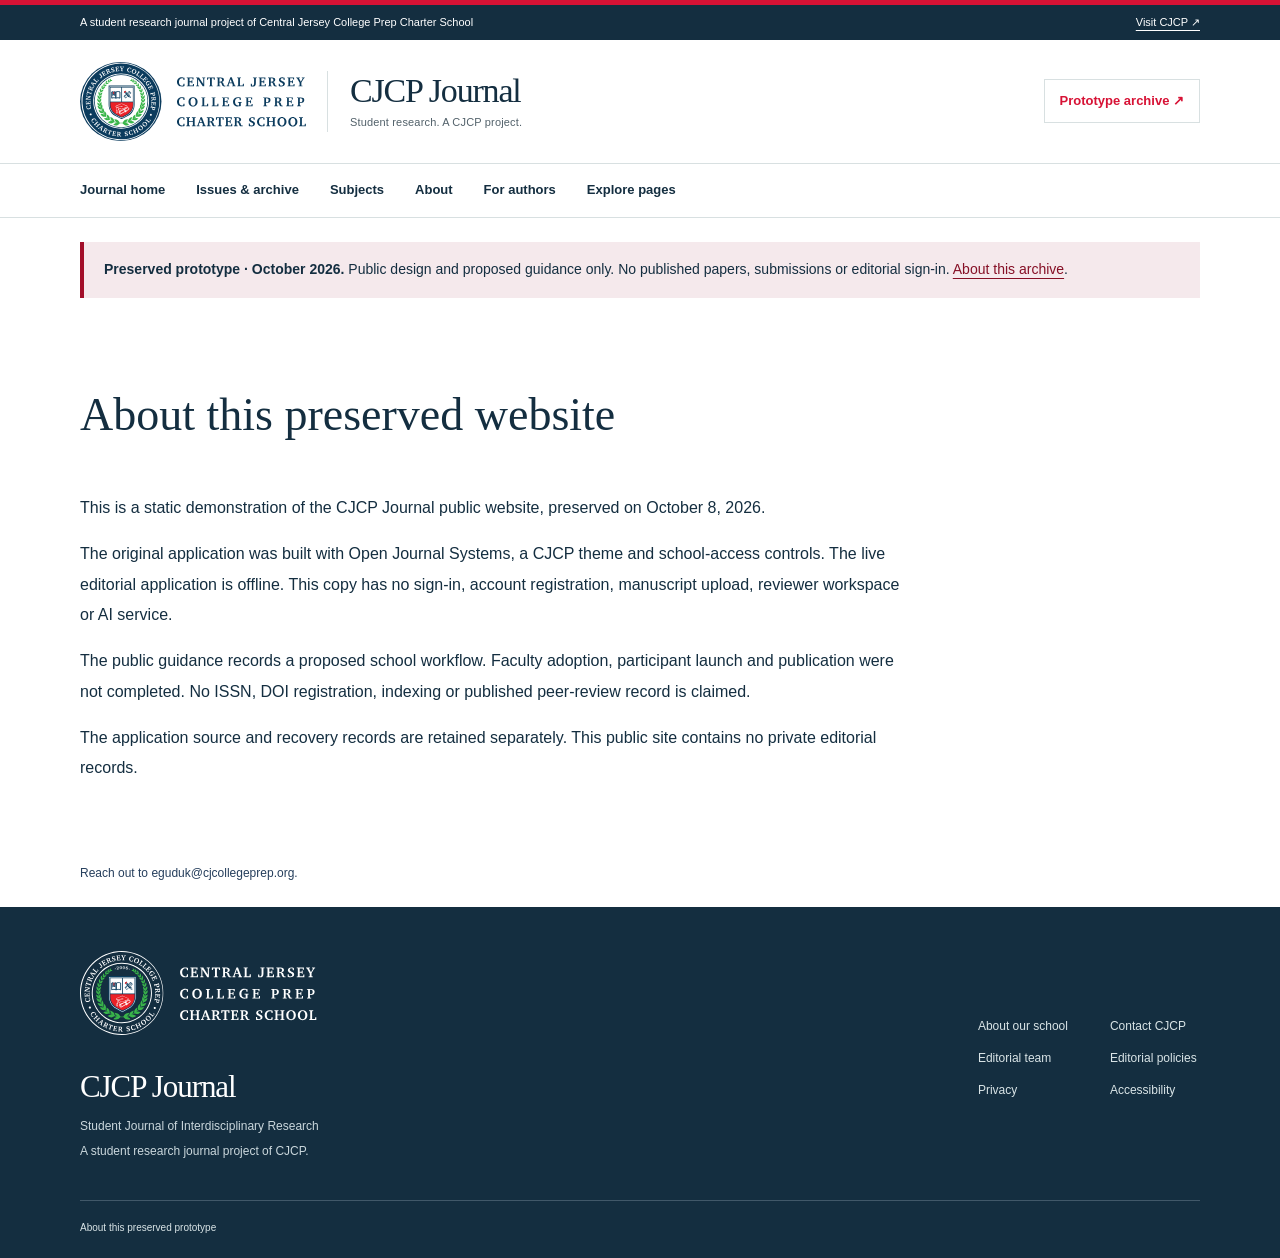
<file: project.html>
<!doctype html>
<html lang="en"><head><meta charset="utf-8"><meta name="viewport" content="width=device-width,initial-scale=1"><title>About this preserved website · CJCP Journal</title><meta name="description" content="Preserved public prototype of CJCP Journal, a Central Jersey College Prep Charter School project."><link rel="icon" href="assets/cjcp-icon.jpg"><link rel="stylesheet" href="assets/journal.css"></head>
<body class="cjcp-journal"><div class="pkp_structure_page"><a class="cjcp-skip" href="#pkp_content_main">Skip to main content</a><header class="cjcp-header"><div class="cjcp-school-bar"><span>A student research journal project of Central Jersey College Prep Charter School</span><a href="https://www.cjcollegeprep.org/">Visit CJCP ↗</a></div><div class="cjcp-masthead"><a class="cjcp-brand" href="index.html"><img class="cjcp-school-logo" src="assets/cjcp-logo-dark.svg" width="308" height="107" alt="Central Jersey College Prep Charter School"><span class="cjcp-brand-copy"><span class="cjcp-brand-name">CJCP Journal</span><span class="cjcp-brand-school">Student research. A CJCP project.</span></span></a><a class="cjcp-workspace-link" href="project.html">Prototype archive ↗</a></div><nav class="cjcp-nav" aria-label="Main navigation"><div class="cjcp-nav-inner"><a href="index.html">Journal home</a><a href="archive.html">Issues &amp; archive</a><a href="subjects.html">Subjects</a><a href="about.html">About</a><a href="submission-guidelines.html">For authors</a><a href="search.html">Explore pages</a></div></nav></header><div class="pkp_structure_content cjcp-content"><main class="pkp_structure_main" id="pkp_content_main" tabindex="-1"><aside class="cjcp-archive-notice" aria-label="Website status"><strong>Preserved prototype · October 2026.</strong> Public design and proposed guidance only. No published papers, submissions or editorial sign-in. <a href="project.html">About this archive</a>.</aside>
<article class="cjcp-proof-page"><h1>About this preserved website</h1><div class="cjcp-prose-body"><p>This is a static demonstration of the CJCP Journal public website, preserved on October 8, 2026.</p><p>The original application was built with Open Journal Systems, a CJCP theme and school-access controls. The live editorial application is offline. This copy has no sign-in, account registration, manuscript upload, reviewer workspace or AI service.</p><p>The public guidance records a proposed school workflow. Faculty adoption, participant launch and publication were not completed. No ISSN, DOI registration, indexing or published peer-review record is claimed.</p><p>The application source and recovery records are retained separately. This public site contains no private editorial records.</p></div></article>      <p class="cjcp-design-credit" style="color: #253e5c; margin: 24px 0;">Reach out to eguduk@cjcollegeprep.org.</p>
    </main>
  </div>
  <footer class="cjcp-footer" id="pkp_content_footer">
    <div class="cjcp-footer-inner">
      <div class="cjcp-footer-identity">
        <a class="cjcp-footer-school" href="https://www.cjcollegeprep.org/"><img src="assets/cjcp-logo-light.svg" width="304" height="106" alt="Central Jersey College Prep Charter School — school website"></a>
        <p class="cjcp-footer-title">CJCP Journal</p>
        <p>Student Journal of Interdisciplinary Research</p>
        <p>A student research journal project of CJCP.</p>
      </div>
      <nav aria-label="Journal information">
        <a href="https://www.cjcollegeprep.org/about">About our school</a>
        <a href="https://www.cjcollegeprep.org/contact">Contact CJCP</a>
        <a href="editorial-team.html">Editorial team</a>
        <a href="editorial-policies.html">Editorial policies</a>
        <a href="privacy.html">Privacy</a>
        <a href="accessibility.html">Accessibility</a>
      </nav>
    </div>
    <div class="cjcp-footer-base"><a href="project.html">About this preserved prototype</a></div>
  </footer>
</div>


</body>
</html>
</file>
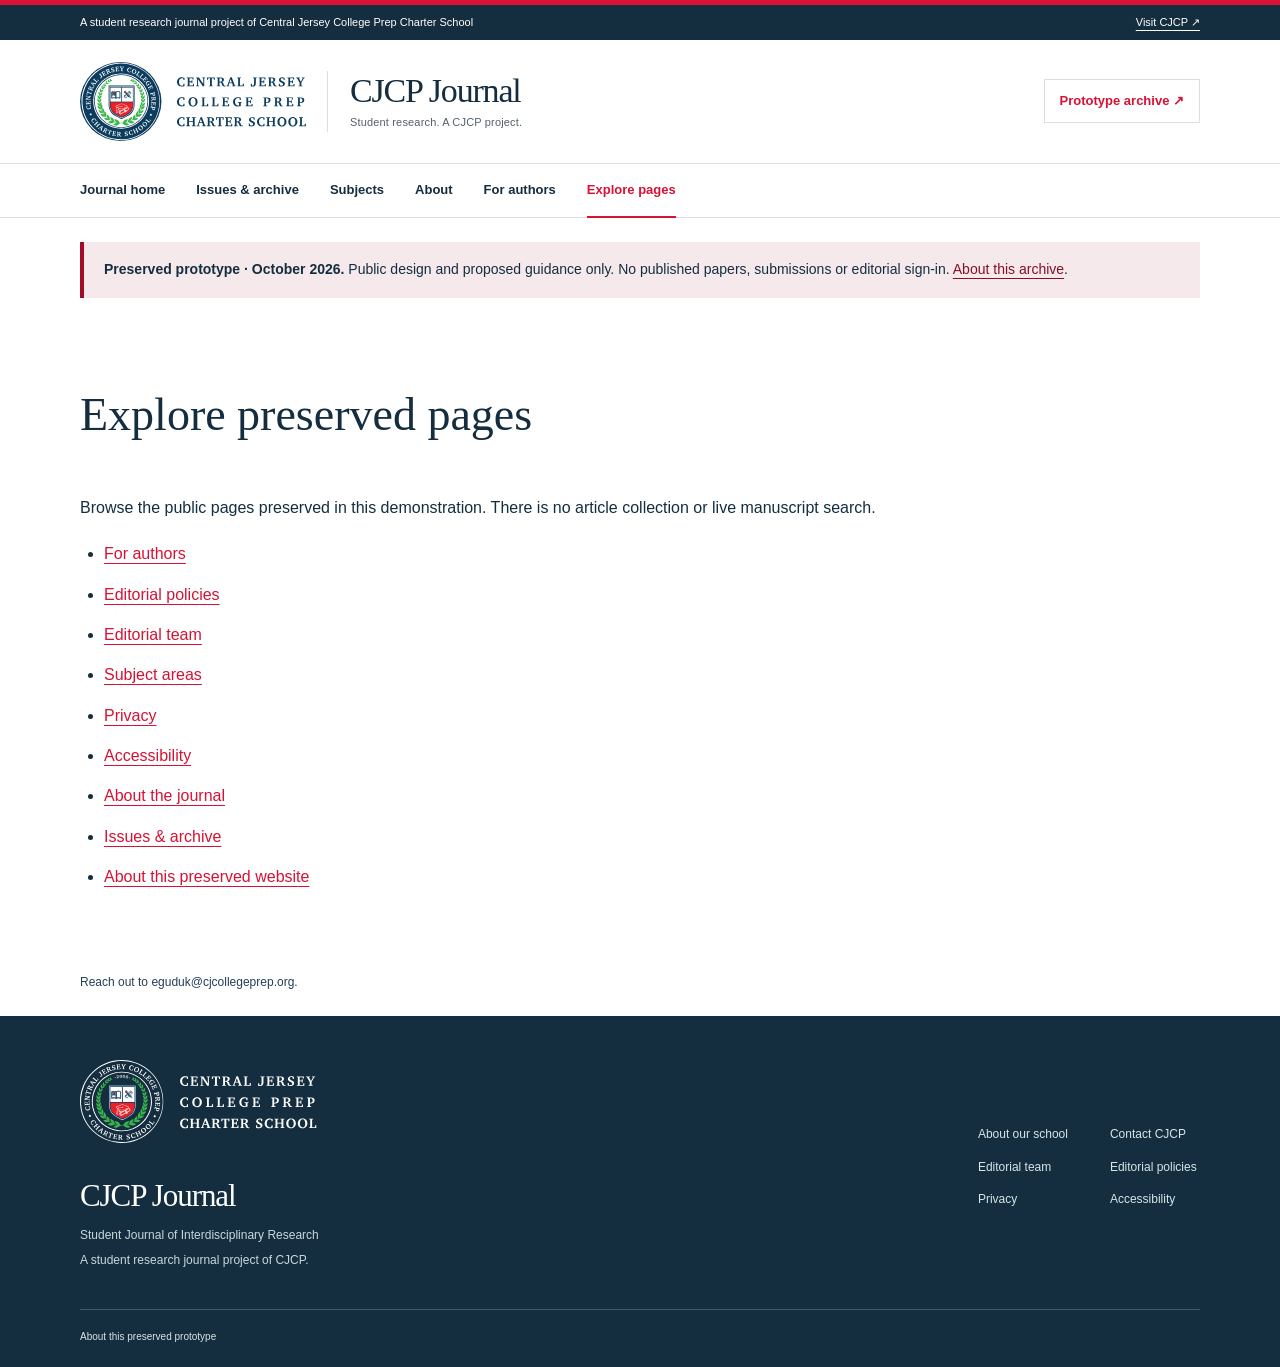
<file: search.html>
<!doctype html>
<html lang="en"><head><meta charset="utf-8"><meta name="viewport" content="width=device-width,initial-scale=1"><title>Explore preserved pages · CJCP Journal</title><meta name="description" content="Preserved public prototype of CJCP Journal, a Central Jersey College Prep Charter School project."><link rel="icon" href="assets/cjcp-icon.jpg"><link rel="stylesheet" href="assets/journal.css"></head>
<body class="cjcp-journal"><div class="pkp_structure_page"><a class="cjcp-skip" href="#pkp_content_main">Skip to main content</a><header class="cjcp-header"><div class="cjcp-school-bar"><span>A student research journal project of Central Jersey College Prep Charter School</span><a href="https://www.cjcollegeprep.org/">Visit CJCP ↗</a></div><div class="cjcp-masthead"><a class="cjcp-brand" href="index.html"><img class="cjcp-school-logo" src="assets/cjcp-logo-dark.svg" width="308" height="107" alt="Central Jersey College Prep Charter School"><span class="cjcp-brand-copy"><span class="cjcp-brand-name">CJCP Journal</span><span class="cjcp-brand-school">Student research. A CJCP project.</span></span></a><a class="cjcp-workspace-link" href="project.html">Prototype archive ↗</a></div><nav class="cjcp-nav" aria-label="Main navigation"><div class="cjcp-nav-inner"><a href="index.html">Journal home</a><a href="archive.html">Issues &amp; archive</a><a href="subjects.html">Subjects</a><a href="about.html">About</a><a href="submission-guidelines.html">For authors</a><a href="search.html" aria-current="page">Explore pages</a></div></nav></header><div class="pkp_structure_content cjcp-content"><main class="pkp_structure_main" id="pkp_content_main" tabindex="-1"><aside class="cjcp-archive-notice" aria-label="Website status"><strong>Preserved prototype · October 2026.</strong> Public design and proposed guidance only. No published papers, submissions or editorial sign-in. <a href="project.html">About this archive</a>.</aside>
<article class="cjcp-proof-page"><h1>Explore preserved pages</h1><div class="cjcp-prose-body"><p>Browse the public pages preserved in this demonstration. There is no article collection or live manuscript search.</p><ul><li><a href="submission-guidelines.html">For authors</a></li><li><a href="editorial-policies.html">Editorial policies</a></li><li><a href="editorial-team.html">Editorial team</a></li><li><a href="subjects.html">Subject areas</a></li><li><a href="privacy.html">Privacy</a></li><li><a href="accessibility.html">Accessibility</a></li><li><a href="about.html">About the journal</a></li><li><a href="archive.html">Issues &amp; archive</a></li><li><a href="project.html">About this preserved website</a></li></ul></div></article>      <p class="cjcp-design-credit" style="color: #253e5c; margin: 24px 0;">Reach out to eguduk@cjcollegeprep.org.</p>
    </main>
  </div>
  <footer class="cjcp-footer" id="pkp_content_footer">
    <div class="cjcp-footer-inner">
      <div class="cjcp-footer-identity">
        <a class="cjcp-footer-school" href="https://www.cjcollegeprep.org/"><img src="assets/cjcp-logo-light.svg" width="304" height="106" alt="Central Jersey College Prep Charter School — school website"></a>
        <p class="cjcp-footer-title">CJCP Journal</p>
        <p>Student Journal of Interdisciplinary Research</p>
        <p>A student research journal project of CJCP.</p>
      </div>
      <nav aria-label="Journal information">
        <a href="https://www.cjcollegeprep.org/about">About our school</a>
        <a href="https://www.cjcollegeprep.org/contact">Contact CJCP</a>
        <a href="editorial-team.html">Editorial team</a>
        <a href="editorial-policies.html">Editorial policies</a>
        <a href="privacy.html">Privacy</a>
        <a href="accessibility.html">Accessibility</a>
      </nav>
    </div>
    <div class="cjcp-footer-base"><a href="project.html">About this preserved prototype</a></div>
  </footer>
</div>


</body>
</html>
</file>
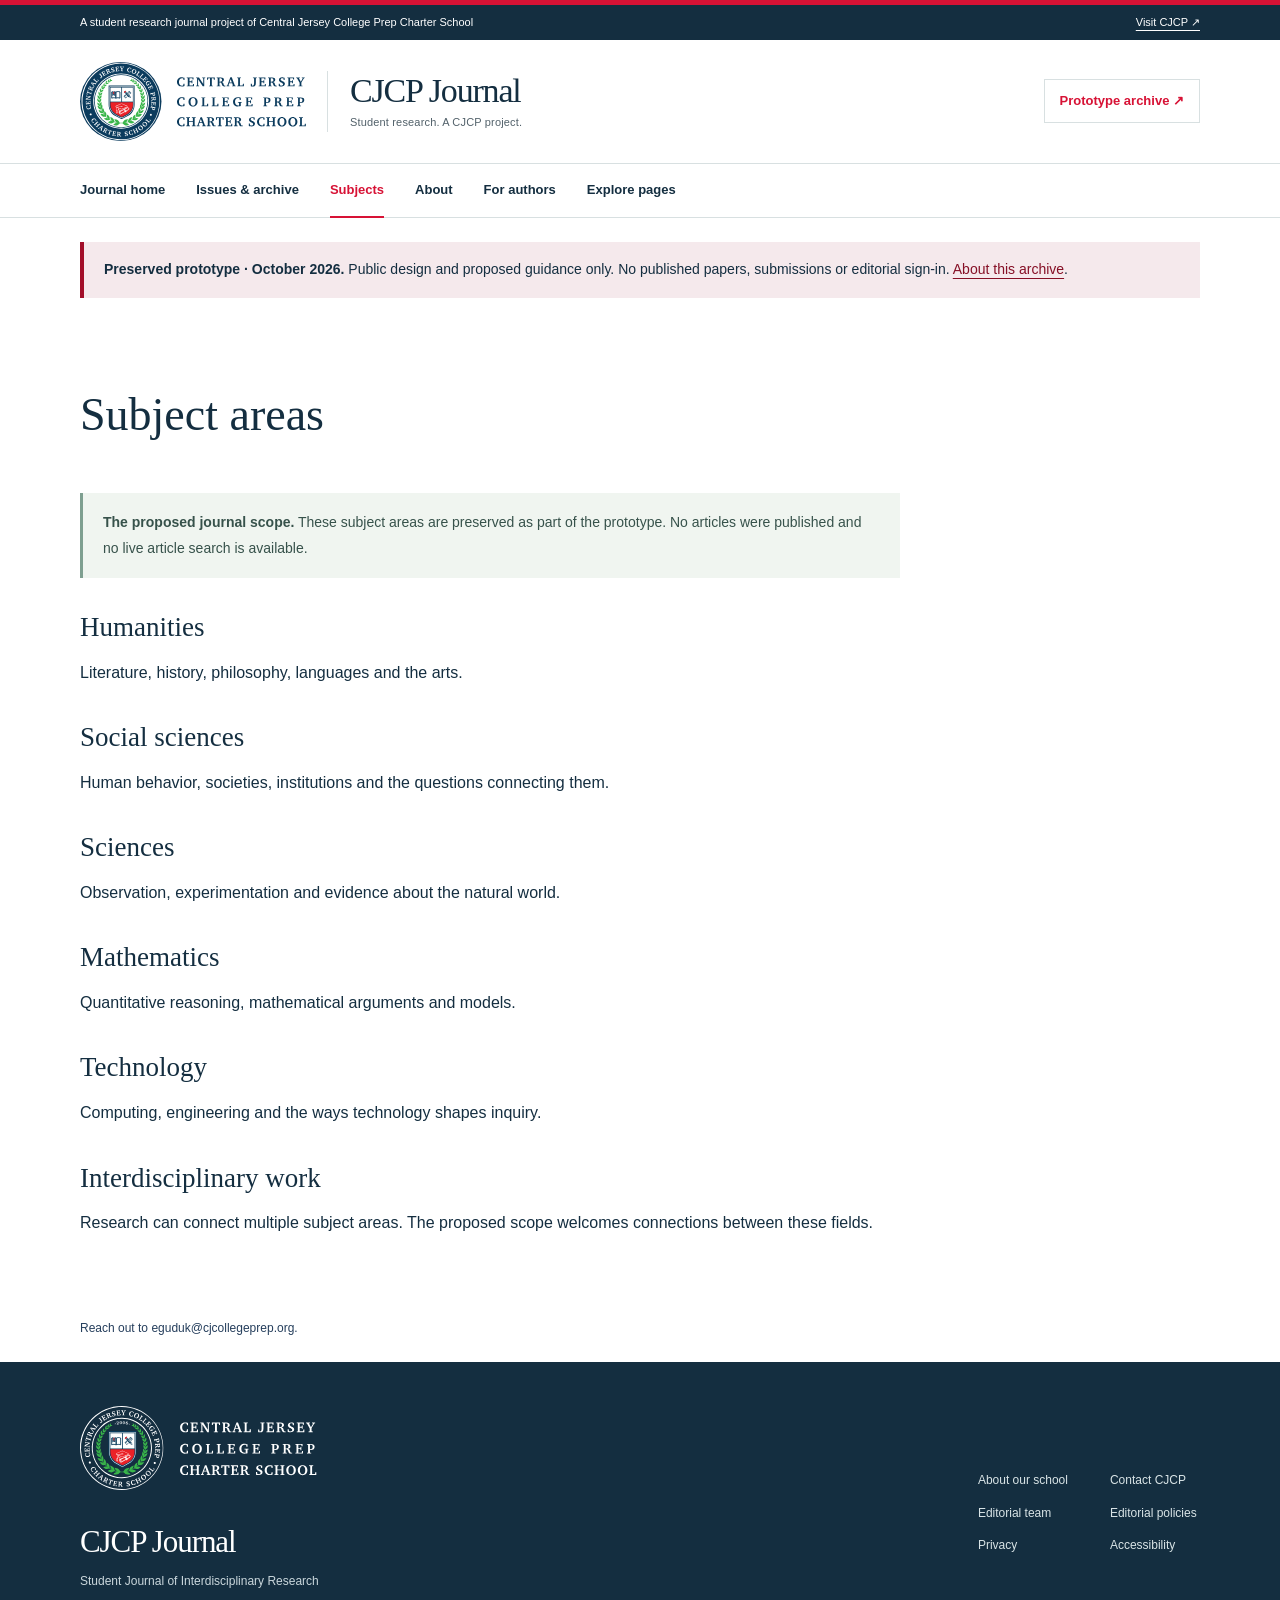
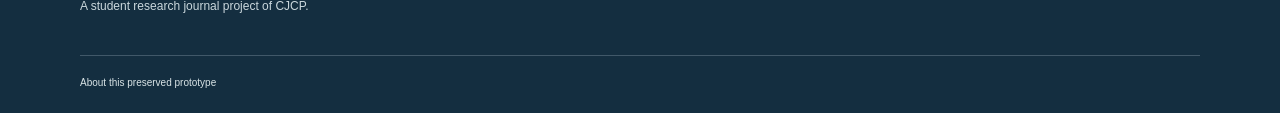
<file: subjects.html>
<!doctype html>
<html lang="en"><head><meta charset="utf-8"><meta name="viewport" content="width=device-width,initial-scale=1"><title>Subject areas · CJCP Journal</title><meta name="description" content="Preserved public prototype of CJCP Journal, a Central Jersey College Prep Charter School project."><link rel="icon" href="assets/cjcp-icon.jpg"><link rel="stylesheet" href="assets/journal.css"></head>
<body class="cjcp-journal"><div class="pkp_structure_page"><a class="cjcp-skip" href="#pkp_content_main">Skip to main content</a><header class="cjcp-header"><div class="cjcp-school-bar"><span>A student research journal project of Central Jersey College Prep Charter School</span><a href="https://www.cjcollegeprep.org/">Visit CJCP ↗</a></div><div class="cjcp-masthead"><a class="cjcp-brand" href="index.html"><img class="cjcp-school-logo" src="assets/cjcp-logo-dark.svg" width="308" height="107" alt="Central Jersey College Prep Charter School"><span class="cjcp-brand-copy"><span class="cjcp-brand-name">CJCP Journal</span><span class="cjcp-brand-school">Student research. A CJCP project.</span></span></a><a class="cjcp-workspace-link" href="project.html">Prototype archive ↗</a></div><nav class="cjcp-nav" aria-label="Main navigation"><div class="cjcp-nav-inner"><a href="index.html">Journal home</a><a href="archive.html">Issues &amp; archive</a><a href="subjects.html" aria-current="page">Subjects</a><a href="about.html">About</a><a href="submission-guidelines.html">For authors</a><a href="search.html">Explore pages</a></div></nav></header><div class="pkp_structure_content cjcp-content"><main class="pkp_structure_main" id="pkp_content_main" tabindex="-1"><aside class="cjcp-archive-notice" aria-label="Website status"><strong>Preserved prototype · October 2026.</strong> Public design and proposed guidance only. No published papers, submissions or editorial sign-in. <a href="project.html">About this archive</a>.</aside>
<article class="cjcp-proof-page"><h1>Subject areas</h1><div class="cjcp-prose-body"><p><strong>The proposed journal scope.</strong> These subject areas are preserved as part of the prototype. No articles were published and no live article search is available.</p><h2>Humanities</h2><p>Literature, history, philosophy, languages and the arts.</p><h2>Social sciences</h2><p>Human behavior, societies, institutions and the questions connecting them.</p><h2>Sciences</h2><p>Observation, experimentation and evidence about the natural world.</p><h2>Mathematics</h2><p>Quantitative reasoning, mathematical arguments and models.</p><h2>Technology</h2><p>Computing, engineering and the ways technology shapes inquiry.</p><h2>Interdisciplinary work</h2><p>Research can connect multiple subject areas. The proposed scope welcomes connections between these fields.</p></div></article>      <p class="cjcp-design-credit" style="color: #253e5c; margin: 24px 0;">Reach out to eguduk@cjcollegeprep.org.</p>
    </main>
  </div>
  <footer class="cjcp-footer" id="pkp_content_footer">
    <div class="cjcp-footer-inner">
      <div class="cjcp-footer-identity">
        <a class="cjcp-footer-school" href="https://www.cjcollegeprep.org/"><img src="assets/cjcp-logo-light.svg" width="304" height="106" alt="Central Jersey College Prep Charter School — school website"></a>
        <p class="cjcp-footer-title">CJCP Journal</p>
        <p>Student Journal of Interdisciplinary Research</p>
        <p>A student research journal project of CJCP.</p>
      </div>
      <nav aria-label="Journal information">
        <a href="https://www.cjcollegeprep.org/about">About our school</a>
        <a href="https://www.cjcollegeprep.org/contact">Contact CJCP</a>
        <a href="editorial-team.html">Editorial team</a>
        <a href="editorial-policies.html">Editorial policies</a>
        <a href="privacy.html">Privacy</a>
        <a href="accessibility.html">Accessibility</a>
      </nav>
    </div>
    <div class="cjcp-footer-base"><a href="project.html">About this preserved prototype</a></div>
  </footer>
</div>


</body>
</html>
</file>
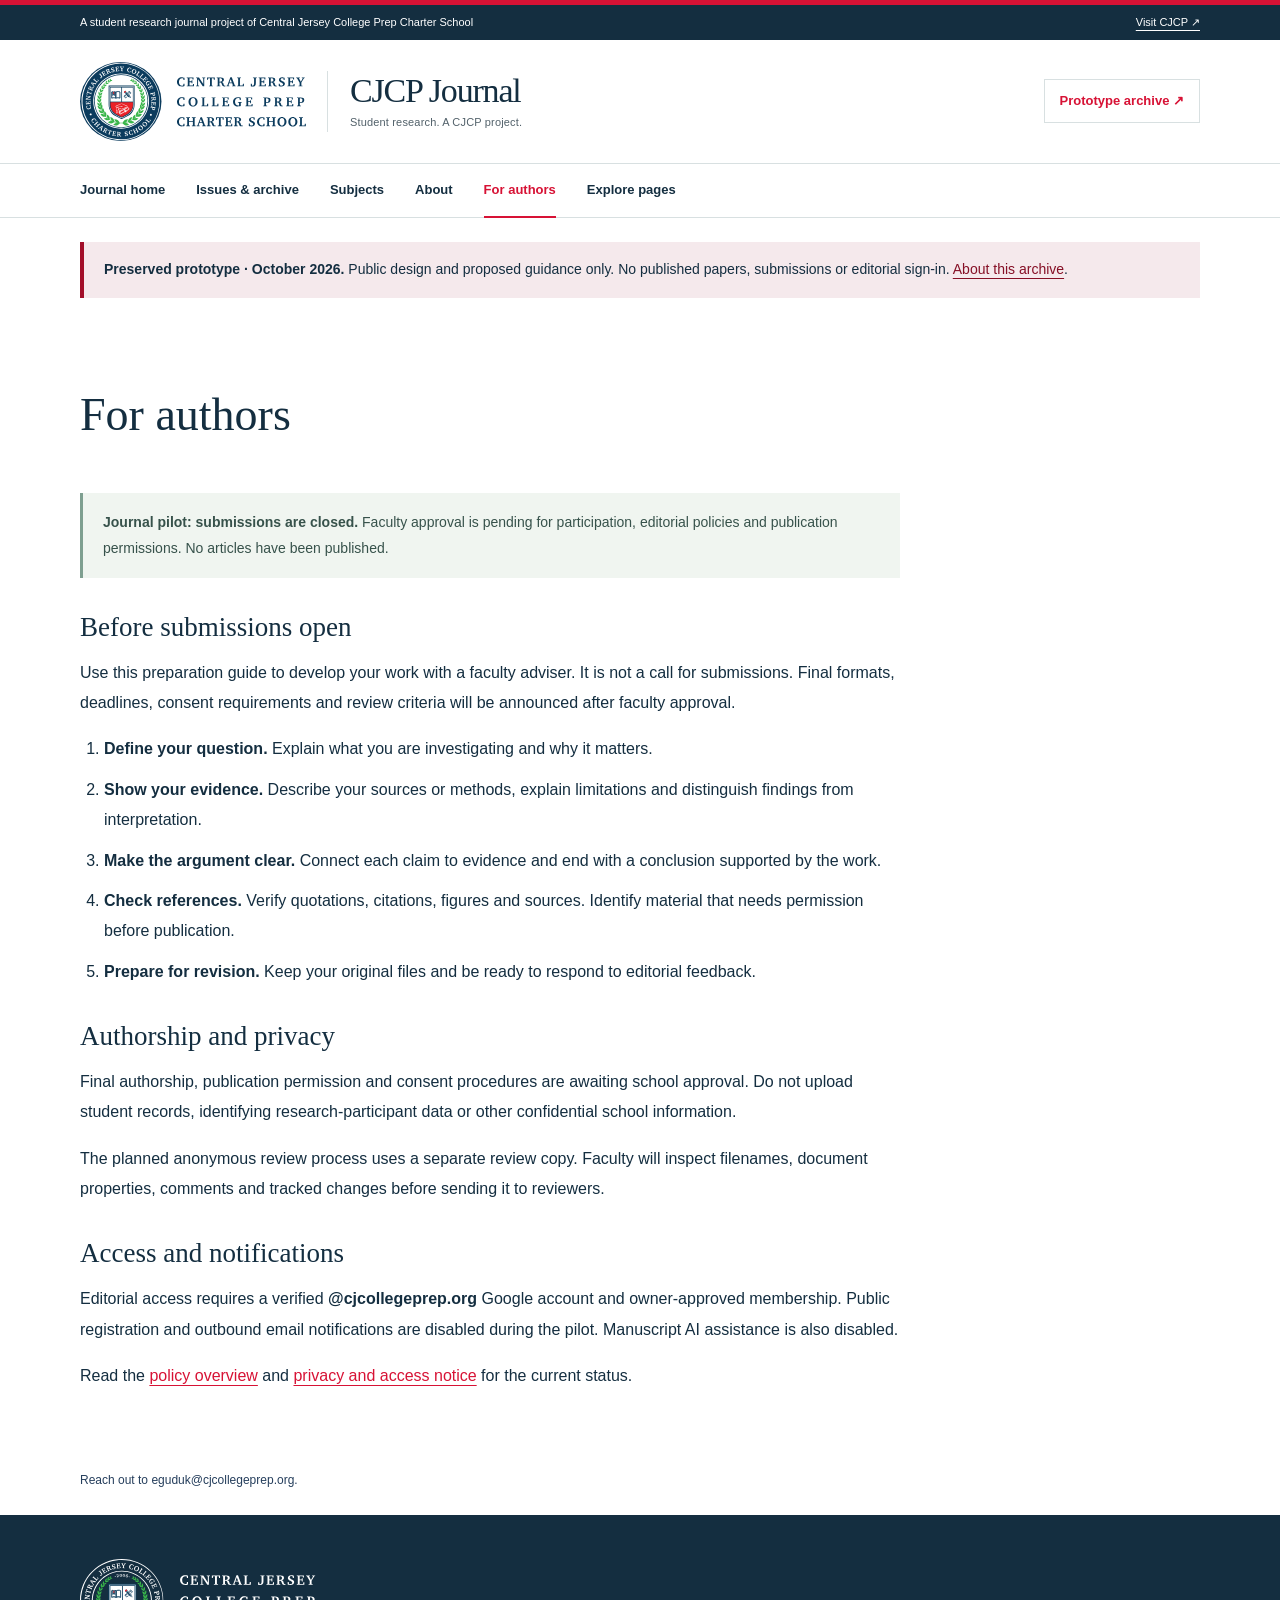
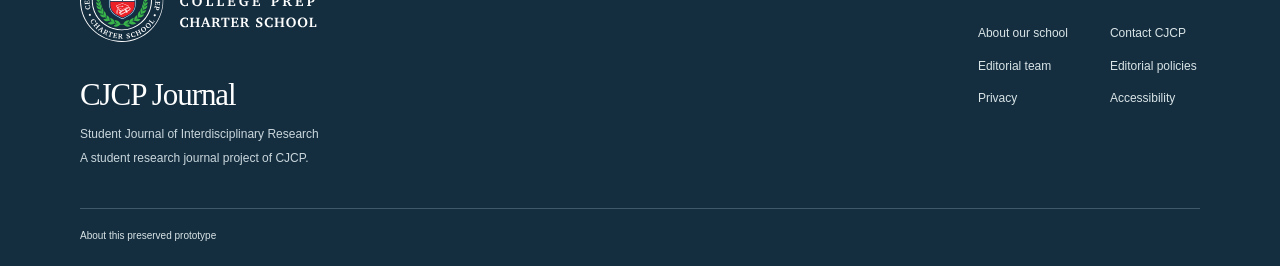
<file: submission-guidelines.html>
<!doctype html>
<html lang="en"><head><meta charset="utf-8"><meta name="viewport" content="width=device-width,initial-scale=1"><title>For authors · CJCP Journal</title><meta name="description" content="Preserved public prototype of CJCP Journal, a Central Jersey College Prep Charter School project."><link rel="icon" href="assets/cjcp-icon.jpg"><link rel="stylesheet" href="assets/journal.css"></head>
<body class="cjcp-journal"><div class="pkp_structure_page"><a class="cjcp-skip" href="#pkp_content_main">Skip to main content</a><header class="cjcp-header"><div class="cjcp-school-bar"><span>A student research journal project of Central Jersey College Prep Charter School</span><a href="https://www.cjcollegeprep.org/">Visit CJCP ↗</a></div><div class="cjcp-masthead"><a class="cjcp-brand" href="index.html"><img class="cjcp-school-logo" src="assets/cjcp-logo-dark.svg" width="308" height="107" alt="Central Jersey College Prep Charter School"><span class="cjcp-brand-copy"><span class="cjcp-brand-name">CJCP Journal</span><span class="cjcp-brand-school">Student research. A CJCP project.</span></span></a><a class="cjcp-workspace-link" href="project.html">Prototype archive ↗</a></div><nav class="cjcp-nav" aria-label="Main navigation"><div class="cjcp-nav-inner"><a href="index.html">Journal home</a><a href="archive.html">Issues &amp; archive</a><a href="subjects.html">Subjects</a><a href="about.html">About</a><a href="submission-guidelines.html" aria-current="page">For authors</a><a href="search.html">Explore pages</a></div></nav></header><div class="pkp_structure_content cjcp-content"><main class="pkp_structure_main" id="pkp_content_main" tabindex="-1"><aside class="cjcp-archive-notice" aria-label="Website status"><strong>Preserved prototype · October 2026.</strong> Public design and proposed guidance only. No published papers, submissions or editorial sign-in. <a href="project.html">About this archive</a>.</aside>
<article class="cjcp-proof-page"><h1>For authors</h1><div class="cjcp-prose-body"><p><strong>Journal pilot: submissions are closed.</strong> Faculty approval is pending for participation, editorial policies and publication permissions. No articles have been published.</p><h2>Before submissions open</h2><p>Use this preparation guide to develop your work with a faculty adviser. It is not a call for submissions. Final formats, deadlines, consent requirements and review criteria will be announced after faculty approval.</p><ol><li><strong>Define your question.</strong> Explain what you are investigating and why it matters.</li><li><strong>Show your evidence.</strong> Describe your sources or methods, explain limitations and distinguish findings from interpretation.</li><li><strong>Make the argument clear.</strong> Connect each claim to evidence and end with a conclusion supported by the work.</li><li><strong>Check references.</strong> Verify quotations, citations, figures and sources. Identify material that needs permission before publication.</li><li><strong>Prepare for revision.</strong> Keep your original files and be ready to respond to editorial feedback.</li></ol><h2>Authorship and privacy</h2><p>Final authorship, publication permission and consent procedures are awaiting school approval. Do not upload student records, identifying research-participant data or other confidential school information.</p><p>The planned anonymous review process uses a separate review copy. Faculty will inspect filenames, document properties, comments and tracked changes before sending it to reviewers.</p><h2>Access and notifications</h2><p>Editorial access requires a verified <strong>@cjcollegeprep.org</strong> Google account and owner-approved membership. Public registration and outbound email notifications are disabled during the pilot. Manuscript AI assistance is also disabled.</p><p>Read the <a href="editorial-policies.html">policy overview</a> and <a href="privacy.html">privacy and access notice</a> for the current status.</p></div></article>      <p class="cjcp-design-credit" style="color: #253e5c; margin: 24px 0;">Reach out to eguduk@cjcollegeprep.org.</p>
    </main>
  </div>
  <footer class="cjcp-footer" id="pkp_content_footer">
    <div class="cjcp-footer-inner">
      <div class="cjcp-footer-identity">
        <a class="cjcp-footer-school" href="https://www.cjcollegeprep.org/"><img src="assets/cjcp-logo-light.svg" width="304" height="106" alt="Central Jersey College Prep Charter School — school website"></a>
        <p class="cjcp-footer-title">CJCP Journal</p>
        <p>Student Journal of Interdisciplinary Research</p>
        <p>A student research journal project of CJCP.</p>
      </div>
      <nav aria-label="Journal information">
        <a href="https://www.cjcollegeprep.org/about">About our school</a>
        <a href="https://www.cjcollegeprep.org/contact">Contact CJCP</a>
        <a href="editorial-team.html">Editorial team</a>
        <a href="editorial-policies.html">Editorial policies</a>
        <a href="privacy.html">Privacy</a>
        <a href="accessibility.html">Accessibility</a>
      </nav>
    </div>
    <div class="cjcp-footer-base"><a href="project.html">About this preserved prototype</a></div>
  </footer>
</div>


</body>
</html>
</file>
<file: assets/journal.css>
/* CJCP Journal. Native OJS components retain their semantics and behavior. */
:root {
  --cjcp-ink: #142e40;
  --cjcp-accent: #d71235;
  --cjcp-muted: #52616a;
  --cjcp-line: #d8e0e1;
  --cjcp-paper: #fafbf9;
  --cjcp-serif: Georgia, "Times New Roman", serif;
  --cjcp-sans: -apple-system, BlinkMacSystemFont, "Segoe UI", sans-serif;
}
.cjcp-journal { margin: 0; color: var(--cjcp-ink); background: #fff; font: 16px/1.7 var(--cjcp-sans); -webkit-font-smoothing: antialiased; }
.cjcp-journal *, .cjcp-journal *::before, .cjcp-journal *::after { box-sizing: border-box; }
.cjcp-journal a { color: var(--cjcp-accent); text-underline-offset: 4px; }
.cjcp-journal a:hover { color: #a20e29; }
.cjcp-journal a:focus-visible, .cjcp-journal button:focus-visible, .cjcp-journal input:focus-visible, .cjcp-journal select:focus-visible, .cjcp-journal textarea:focus-visible, .cjcp-journal summary:focus-visible { outline: 3px solid #9d5700; outline-offset: 5px; box-shadow: 0 0 0 2px #fff; }
.cjcp-journal h1, .cjcp-journal h2, .cjcp-journal h3, .cjcp-journal h4 { color: var(--cjcp-ink); font-family: var(--cjcp-serif); font-weight: 400; }
.cjcp-journal p { margin: 0 0 1em; }
.cjcp-journal .pkp_structure_page { margin: 0; background: #fff; box-shadow: none; }
.cjcp-journal .pkp_structure_content { width: 100%; max-width: 1184px; margin: 0 auto; padding: 0 32px; }
.cjcp-journal .pkp_structure_main { float: none; width: 100%; margin: 0; padding: 0; border: 0; }
.cjcp-journal .pkp_structure_main::before, .cjcp-journal .pkp_structure_main::after { display: none; }
.cjcp-journal .pkp_structure_main:focus { outline: none; }
.cjcp-skip { position: fixed; top: -100px; left: 20px; z-index: 10000; background: #fff; padding: 12px 20px; border: 2px solid var(--cjcp-ink); font-weight: 700; }
.cjcp-skip:focus { top: 12px; }
.cjcp-header { background: #fff; border-top: 5px solid var(--cjcp-ink); }
.cjcp-masthead { max-width: 1184px; min-height: 116px; padding: 22px 32px; margin: 0 auto; display: flex; align-items: center; justify-content: space-between; gap: 24px; }
.cjcp-brand { display: flex; align-items: center; gap: 17px; text-decoration: none; color: var(--cjcp-ink) !important; }
.cjcp-mark { width: 51px; height: 59px; border: 1px solid var(--cjcp-ink); display: flex; flex-direction: column; justify-content: center; font: 24px/.97 var(--cjcp-serif); text-align: center; letter-spacing: -.06em; padding-right: 2px; }
.cjcp-mark span { display: block; }
.cjcp-brand-copy { display: flex; flex-direction: column; gap: 1px; }
.cjcp-brand-name { font: 34px/1.2 var(--cjcp-serif); letter-spacing: -.035em; }
.cjcp-brand-school { color: var(--cjcp-muted); font-size: 11px; letter-spacing: .015em; }
.cjcp-workspace-link { font-size: 13px; font-weight: 600; text-decoration: none; border: 1px solid var(--cjcp-line); padding: 10px 15px; white-space: nowrap; }
.cjcp-workspace-link span { margin-left: 12px; }
.cjcp-workspace-link:hover { background: #f0f6f4; border-color: var(--cjcp-accent); }
.cjcp-nav { border-block: 1px solid var(--cjcp-line); }
.cjcp-nav-inner { max-width: 1184px; margin: auto; padding: 0 32px; display: flex; align-items: stretch; gap: 31px; }
.cjcp-nav a { display: flex; align-items: center; gap: 8px; min-height: 54px; border-bottom: 2px solid transparent; margin-bottom: -1px; font-size: 13px; font-weight: 550; color: var(--cjcp-ink); text-decoration: none; white-space: nowrap; }
.cjcp-nav a:hover, .cjcp-nav a[aria-current="page"] { color: var(--cjcp-accent); border-bottom-color: var(--cjcp-accent); }
.cjcp-nav .cjcp-nav-search { margin-left: auto; }
.cjcp-hero { display: grid; grid-template-columns: 1.4fr 1fr; gap: 78px; padding: 70px 0 72px; align-items: center; }
.cjcp-eyebrow { color: var(--cjcp-accent); font: 600 11px/1.6 var(--cjcp-sans); text-transform: uppercase; letter-spacing: .13em; }
.cjcp-hero .cjcp-eyebrow { display: flex; align-items: center; gap: 9px; margin-bottom: 22px; }
.cjcp-hero .cjcp-eyebrow > span { height: 6px; width: 6px; background: var(--cjcp-accent); border-radius: 50%; }
.cjcp-home .cjcp-hero h1 { font-size: clamp(38px, 4.65vw, 60px); line-height: 1.09; letter-spacing: -.045em; margin: 0 0 25px; }
.cjcp-hero h1 em { font-weight: 400; color: var(--cjcp-accent); }
.cjcp-hero-lead { font: 24px/1.38 var(--cjcp-serif); letter-spacing: -.012em; margin-bottom: 16px !important; }
.cjcp-hero-description { color: var(--cjcp-muted); font-size: 15px; line-height: 1.8; max-width: 455px; }
.cjcp-actions { display: flex; align-items: center; flex-wrap: wrap; gap: 22px; margin-top: 29px; }
.cjcp-journal .cjcp-button { display: inline-flex; align-items: center; justify-content: center; gap: 22px; background: var(--cjcp-accent); color: #fff; padding: 12px 18px; font-size: 13px; font-weight: 600; text-decoration: none; border: 1px solid var(--cjcp-accent); }
.cjcp-journal .cjcp-button:is(:hover, :focus-visible, :active) { background: #a20e29; border-color: #a20e29; color: #fff; }
.cjcp-journal .cjcp-button:visited { color: #fff; }
.cjcp-text-link { display: inline-flex; align-items: center; gap: 12px; text-decoration: none; font-size: 13px; font-weight: 600; }
.cjcp-text-link:hover { text-decoration: underline; }
.cjcp-cover { position: relative; aspect-ratio: .79; min-height: 385px; max-height: 525px; overflow: hidden; background: #481829; color: #f0f4ed; padding: 27px 30px; box-shadow: 12px 12px 0 #f5e9ec; }
.cjcp-cover-top { position: relative; z-index: 1; display: flex; justify-content: space-between; align-items: start; border-top: 1px solid #b87382; padding-top: 12px; }
.cjcp-cover-top > span:first-child { font: 23px/1.2 var(--cjcp-serif); letter-spacing: -.04em; }
.cjcp-cover-top > span:last-child { font-size: 8px; line-height: 1.6; letter-spacing: .15em; text-align: right; color: #f5e0e4; }
.cjcp-cover-art { position: absolute; inset: 27% -6% 27% 14%; transform: rotate(-28deg); }
.cjcp-cover-art i { position: absolute; display: block; width: 86%; height: 95%; border: 1px solid #b7647c; border-radius: 50%; }
.cjcp-cover-art i:nth-child(2) { left: 11%; }
.cjcp-cover-art i:nth-child(3) { left: 22%; }
.cjcp-cover-art i:nth-child(4) { left: 33%; }
.cjcp-cover-art b { display: block; width: 56%; height: 1px; background: #eabac2; position: absolute; top: 47%; left: -22%; transform: rotate(42deg); }
.cjcp-cover-bottom { position: absolute; bottom: 26px; left: 30px; right: 30px; }
.cjcp-cover-bottom p { font: 25px/1.33 var(--cjcp-serif); margin-bottom: 20px; letter-spacing: -.015em; }
.cjcp-cover-bottom em { color: #f3d7df; }
.cjcp-cover-bottom > span { border-top: 1px solid #b77586; display: block; padding-top: 11px; font-size: 8px; letter-spacing: .11em; color: #f1dfe4; }
.cjcp-latest { padding: 37px 0 55px; border-top: 1px solid var(--cjcp-line); }
.cjcp-section-heading { display: flex; align-items: end; justify-content: space-between; gap: 24px; margin-bottom: 26px; }
.cjcp-section-heading .cjcp-eyebrow { margin-bottom: 6px; }
.cjcp-journal .cjcp-section-heading h2 { margin: 0; font-size: 35px; line-height: 1.2; letter-spacing: -.025em; }
.cjcp-empty-issue { display: grid; grid-template-columns: 145px 1fr; gap: 34px; padding: 35px 40px; border: 1px solid var(--cjcp-line); background: var(--cjcp-paper); align-items: center; }
.cjcp-empty-index { font: 73px/1.2 var(--cjcp-serif); color: #60867f; border-right: 1px solid var(--cjcp-line); }
.cjcp-empty-index span { display: block; font: 600 9px/1.5 var(--cjcp-sans); letter-spacing: .12em; margin-top: 10px; color: #3c605a; }
.cjcp-empty-issue h3 { font-size: 27px; line-height: 1.3; margin: 0 0 10px; }
.cjcp-empty-issue p { color: var(--cjcp-muted); font-size: 14px; max-width: 620px; margin-bottom: 14px; }
.cjcp-disciplines { display: grid; grid-template-columns: 1fr 1.15fr; gap: 95px; padding: 46px 0 55px; border-top: 1px solid var(--cjcp-line); }
.cjcp-disciplines h2 { font-size: 38px; line-height: 1.18; margin: 11px 0 18px; letter-spacing: -.03em; }
.cjcp-disciplines p:not(.cjcp-eyebrow) { color: var(--cjcp-muted); font-size: 14px; }
.cjcp-subject-links { display: flex; flex-direction: column; }
.cjcp-subject-links a { display: flex; gap: 20px; align-items: center; padding: 17px 0; border-bottom: 1px solid var(--cjcp-line); text-decoration: none; font: 23px/1.3 var(--cjcp-serif); color: var(--cjcp-ink); }
.cjcp-subject-links a:first-child { border-top: 1px solid var(--cjcp-line); }
.cjcp-subject-links a > span:first-child { font: 11px/1 var(--cjcp-sans); color: var(--cjcp-muted); }
.cjcp-subject-links a > span:last-child { margin-left: auto; color: var(--cjcp-accent); font: 20px/1 var(--cjcp-sans); }
.cjcp-subject-links a:hover { color: var(--cjcp-accent); background: #f6f9f6; }
.cjcp-subject-links .cjcp-all-subjects { border: 0; font: 600 12px/1.5 var(--cjcp-sans); color: var(--cjcp-accent); }
.cjcp-contribute { padding: 48px 0 50px; border-top: 1px solid var(--cjcp-line); }
.cjcp-contribute > h2 { font-size: 36px; letter-spacing: -.025em; line-height: 1.25; margin: 8px 0 34px; max-width: 720px; }
.cjcp-pathways { display: grid; grid-template-columns: repeat(3, minmax(0, 1fr)); gap: 32px; }
.cjcp-pathways article { border-top: 2px solid var(--cjcp-accent); padding-top: 19px; }
.cjcp-pathway-number { font-size: 10px; font-weight: 600; letter-spacing: .1em; color: var(--cjcp-muted); }
.cjcp-pathways h3 { font-size: 25px; line-height: 1.25; margin: 15px 0 10px; }
.cjcp-pathways p { color: var(--cjcp-muted); font-size: 14px; line-height: 1.8; }
.cjcp-pathways a { font-size: 12px; font-weight: 600; text-decoration: none; }
.cjcp-pathways a span { padding-left: 8px; }
.cjcp-pathways a:hover { text-decoration: underline; }
.cjcp-submission-notice { margin: 37px 0 0 !important; border-left: 3px solid #9ebeb1; padding: 10px 17px; background: #f4f7f2; color: #3e5955; font-size: 12px; }
.cjcp-footer { background: var(--cjcp-ink); color: #cad7dc; margin-top: 12px; }
.cjcp-footer-inner { max-width: 1184px; margin: auto; padding: 44px 32px 35px; display: flex; gap: 40px; justify-content: space-between; }
.cjcp-footer p { font-size: 12px; margin: 0 0 4px; }
.cjcp-footer .cjcp-footer-title { color: #fff; font: 31px/1.4 var(--cjcp-serif); margin-bottom: 8px; letter-spacing: -.035em; }
.cjcp-footer nav { display: grid; grid-template-columns: 1fr 1fr; gap: 12px 42px; align-content: center; }
.cjcp-footer a { color: #d9e4e6; font-size: 12px; text-decoration: none; }
.cjcp-footer a:hover { color: #fff; text-decoration: underline; }
.cjcp-footer-base { max-width: 1120px; margin: auto; padding: 18px 0 22px; border-top: 1px solid #415869; display: flex; gap: 20px; justify-content: space-between; font-size: 10px; color: #b7c9d0; }
.cjcp-footer-base a { font-size: 10px; }
/* Inherited archive, search, article and account pages. */
.cjcp-journal .pkp_structure_main > .page { margin: 0; padding: 44px 0 65px; }
.cjcp-journal .page > h1, .cjcp-journal .page .page_title { margin: 13px 0 31px; font-size: clamp(31px, 4vw, 49px); line-height: 1.18; letter-spacing: -.035em; }
.cjcp-journal .cmp_breadcrumbs { font-size: 12px; margin: 0 0 20px; }
.cjcp-journal .cmp_breadcrumbs a { text-decoration: none; }
.cjcp-journal .pkp_structure_main > .cjcp-prose { max-width: 780px; margin: 0 auto; }
.cjcp-prose-body { font-size: 16px; line-height: 1.9; overflow-wrap: anywhere; }
.cjcp-prose-body h2 { margin: 33px 0 13px; font-size: 27px; line-height: 1.25; }
.cjcp-prose-body h3 { margin: 26px 0 12px; font-size: 23px; }
.cjcp-prose-body li { margin-bottom: 10px; }
.cjcp-prose-body > p:first-child:has(strong) { padding: 16px 20px; background: #f0f5f0; border-left: 3px solid #7e9f90; color: #37524b; font-size: 14px; }
.cjcp-journal .page_issue_archive .issues_archive { margin: 15px 0 0; border-top: 1px solid var(--cjcp-line); }
.cjcp-journal .page_issue_archive .issues_archive > li { padding: 30px 0; border-bottom: 1px solid var(--cjcp-line); }
.cjcp-journal .obj_issue_summary .title { font: 28px/1.3 var(--cjcp-serif); }
.cjcp-journal .obj_issue_summary .series { font-size: 14px; color: var(--cjcp-muted); }
.cjcp-journal .current_issue_title { font-size: 25px; line-height: 1.3; margin-bottom: 25px; }
.cjcp-journal .obj_issue_toc .section { margin: 30px 0; padding: 0; border: 0; }
.cjcp-journal .obj_issue_toc .section > h2, .cjcp-journal .obj_issue_toc .section > h3 { font: 600 12px/1.5 var(--cjcp-sans); text-transform: uppercase; letter-spacing: .1em; padding: 10px 0; border-bottom: 1px solid var(--cjcp-line); background: none; }
.cjcp-journal .obj_issue_toc .articles > li { padding: 22px 0; border-bottom: 1px solid var(--cjcp-line); margin: 0; }
.cjcp-journal .obj_article_summary .title { font: 25px/1.35 var(--cjcp-serif); margin: 0 0 9px; }
.cjcp-journal .obj_article_summary .title a { color: var(--cjcp-ink); text-decoration: none; }
.cjcp-journal .obj_article_summary .title a:hover { color: var(--cjcp-accent); text-decoration: underline; }
.cjcp-journal .obj_article_summary .meta, .cjcp-journal .obj_article_summary .authors { font-size: 13px; color: var(--cjcp-muted); }
.cjcp-journal .obj_article_details { margin: 0; }
.cjcp-journal .obj_article_details .row { margin: 0; border-block: 1px solid var(--cjcp-line); }
.cjcp-journal .obj_article_details .main_entry { padding: 30px 32px 25px 0; }
.cjcp-journal .obj_article_details .entry_details { padding: 25px; background: #f5f7f3; border: 0; }
.cjcp-journal .obj_article_details .entry_details .item { padding: 19px 0; margin: 0; border-bottom: 1px solid var(--cjcp-line); }
.cjcp-journal .obj_article_details .label { font: 600 13px/1.5 var(--cjcp-sans); color: var(--cjcp-ink); margin-bottom: 9px; }
.cjcp-journal .obj_article_details .abstract .label { font: 30px/1.3 var(--cjcp-serif); margin-bottom: 20px; }
.cjcp-journal .obj_article_details .abstract { font: 18px/1.85 var(--cjcp-serif); }
.cjcp-journal .obj_article_details .references { overflow-wrap: anywhere; }
.cjcp-journal .obj_article_details .authors .name { font-weight: 600; }
.cjcp-journal .obj_galley_link, .cjcp-journal .cmp_button, .cjcp-journal .cmp_form .buttons button, .cjcp-journal .page_search button.submit { border: 1px solid var(--cjcp-accent); border-radius: 0; box-shadow: none; padding: 8px 14px; background: var(--cjcp-accent); color: #fff; text-shadow: none; }
.cjcp-journal :is(.obj_galley_link, .cmp_button, .cmp_form .buttons button, .page_search button.submit):is(:hover, :focus-visible, :active) { background: #a20e29; border-color: #a20e29; color: #fff; }
.cjcp-journal :is(.obj_galley_link, .cmp_button):visited { color: #fff; }
.cjcp-journal input[type="text"], .cjcp-journal input[type="email"], .cjcp-journal input[type="password"], .cjcp-journal input[type="search"], .cjcp-journal select, .cjcp-journal textarea { border: 1px solid #8a9b9e; border-radius: 2px; box-shadow: none; min-height: 42px; padding: 8px 10px; background: #fff; color: var(--cjcp-ink); font: 15px/1.5 var(--cjcp-sans); max-width: 100%; }
.cjcp-journal .page_search .search_input .query { width: 100%; min-height: 54px; font-size: 18px; }
.cjcp-journal .page_search .search_advanced { border: 1px solid var(--cjcp-line); padding: 20px; margin: 30px 0; background: var(--cjcp-paper); }
.cjcp-journal .page_search .search_advanced legend { font-size: 13px; font-weight: 600; padding: 0 8px; }
.cjcp-journal .cmp_notification { background: #f2f6f3; border: 1px solid #c2d4cb; padding: 20px; color: #27483e; }
.cjcp-journal .page_login, .cjcp-journal .page_lost_password { max-width: 650px; margin: auto !important; }
.cjcp-journal .page_login .cmp_form { max-width: 100%; padding: 26px; border: 1px solid var(--cjcp-line); background: var(--cjcp-paper); }
.cjcp-journal .page_login .fields { padding: 0; }
.cjcp-journal .cmp_form label { font-size: 14px; color: var(--cjcp-ink); }
.cjcp-journal .cmp_form .fields > div { margin-bottom: 20px; }
.cjcp-journal .page_about { max-width: 780px; margin-inline: auto !important; font-size: 16px; line-height: 1.9; }
.cjcp-journal .page_about h2 { font-size: 28px; margin: 30px 0 14px; }
.cjcp-journal img { max-width: 100%; height: auto; }
.cjcp-journal .cmp_announcements { margin: 10px 0 40px; }
@media (max-width: 1050px) {
  .cjcp-hero { gap: 45px; }
  .cjcp-nav-inner { gap: 23px; }
  .cjcp-footer-base { margin: 0 32px; }
  .cjcp-disciplines { gap: 50px; }
  .cjcp-cover-bottom p { font-size: 22px; }
}
@media (max-width: 767px) {
  .cjcp-masthead { min-height: 99px; padding: 18px 22px; gap: 15px; }
  .cjcp-brand { gap: 12px; }
  .cjcp-brand-name { font-size: 29px; }
  .cjcp-brand-school { font-size: 9px; max-width: 215px; }
  .cjcp-mark { width: 43px; height: 51px; font-size: 21px; flex-shrink: 0; }
  .cjcp-workspace-link { font-size: 11px; padding: 8px 10px; white-space: normal; max-width: 112px; text-align: center; }
  .cjcp-workspace-link span { margin-left: 5px; }
  .cjcp-nav-inner { padding: 0 22px; flex-wrap: wrap; gap: 0 23px; }
  .cjcp-nav a { min-height: 43px; font-size: 12px; }
  .cjcp-nav .cjcp-nav-search { margin-left: 0; }
  .cjcp-journal .pkp_structure_content { padding: 0 22px; }
  .cjcp-hero { grid-template-columns: 1fr; gap: 35px; padding: 38px 0 42px; }
  .cjcp-home .cjcp-hero h1 { font-size: clamp(39px, 7vw, 57px); max-width: 590px; }
  .cjcp-hero-description { max-width: 590px; }
  .cjcp-cover { display: none; }
  .cjcp-hero-lead { font-size: 23px; }
  .cjcp-section-heading { align-items: start; }
  .cjcp-section-heading > a { font-size: 11px; padding-top: 24px; }
  .cjcp-journal .cjcp-section-heading h2 { font-size: 30px; }
  .cjcp-empty-issue { grid-template-columns: 95px 1fr; gap: 22px; padding: 26px 22px; }
  .cjcp-empty-index { font-size: 59px; }
  .cjcp-empty-index span { font-size: 7px; letter-spacing: .05em; }
  .cjcp-empty-issue h3 { font-size: 24px; }
  .cjcp-disciplines { grid-template-columns: 1fr; gap: 20px; padding: 35px 0; }
  .cjcp-disciplines h2 { font-size: 34px; }
  .cjcp-pathways { grid-template-columns: 1fr; gap: 24px; }
  .cjcp-pathways article { padding-top: 13px; }
  .cjcp-pathways p { max-width: 570px; }
  .cjcp-pathways h3 { margin-top: 9px; }
  .cjcp-contribute { padding: 34px 0; }
  .cjcp-contribute > h2 { font-size: 32px; margin-bottom: 26px; }
  .cjcp-footer-inner { padding: 33px 22px 26px; flex-direction: column; gap: 24px; }
  .cjcp-footer nav { display: flex; flex-wrap: wrap; gap: 12px 25px; }
  .cjcp-footer-base { margin: 0 22px; flex-direction: column; gap: 8px; }
  .cjcp-journal .pkp_structure_main > .page { padding: 33px 0 44px; }
  .cjcp-journal .obj_article_details .main_entry { padding: 25px 0; }
  .cjcp-journal .obj_article_details .entry_details { padding: 20px; }
  .cjcp-journal .page_search .search_advanced { padding: 15px; }
  .cjcp-journal .page_search .search_advanced .date_range { margin-bottom: 20px; }
}
@media (max-width: 400px) {
  .cjcp-masthead { padding: 17px; gap: 10px; }
  .cjcp-brand-name { font-size: 26px; }
  .cjcp-brand-school { max-width: 140px; line-height: 1.4; }
  .cjcp-brand { gap: 8px; }
  .cjcp-workspace-link { max-width: 91px; font-size: 10px; }
  .cjcp-mark { width: 34px; height: 44px; font-size: 19px; }
  .cjcp-nav-inner { gap: 0 19px; padding: 0 17px; }
  .cjcp-journal .pkp_structure_content { padding: 0 17px; }
  .cjcp-home .cjcp-hero h1 { font-size: 37px; }
  .cjcp-empty-issue { grid-template-columns: 1fr; padding: 24px; gap: 15px; }
  .cjcp-empty-index { display: flex; align-items: center; gap: 16px; font-size: 42px; border: 0; }
  .cjcp-empty-index span { font-size: 9px; margin-top: 0; }
  .cjcp-actions { gap: 18px; }
  .cjcp-section-heading { flex-wrap: wrap; gap: 4px; }
  .cjcp-section-heading > a { padding-top: 4px; }
}
@media (prefers-reduced-motion: reduce) {
  .cjcp-journal *, .cjcp-journal *::before, .cjcp-journal *::after { scroll-behavior: auto !important; animation-duration: .01ms !important; transition-duration: .01ms !important; }
}
@media print {
  .cjcp-header, .cjcp-footer, .cjcp-actions, .cjcp-cover, .cjcp-skip { display: none !important; }
  .cjcp-journal .pkp_structure_content { max-width: none; padding: 0; }
  .cjcp-journal { color: #000; }
  .cjcp-journal a { color: #000; }
  .cjcp-journal .obj_article_details .main_entry { width: 100%; }
}

/* Official CJCP identity; assets are served locally without alteration. */
.cjcp-header { border-top-color: var(--cjcp-accent); }
.cjcp-school-bar { background: var(--cjcp-ink); color: #fff; padding: 9px max(24px, calc((100vw - 1120px) / 2)); display: flex; justify-content: space-between; align-items: center; gap: 18px; font-size: 11px; line-height: 1.5; }
.cjcp-school-bar a { color: #fff; white-space: nowrap; }
.cjcp-school-logo { width: 230px; height: auto; flex-shrink: 0; }
.cjcp-brand-copy { border-left: 1px solid var(--cjcp-line); padding-left: 22px; }
.cjcp-cover-top { border: 0; padding: 0; }
.cjcp-cover-top img { width: 250px; height: auto; }
.cjcp-footer-school { display: inline-block; margin-bottom: 24px; }
.cjcp-footer-school img { width: 240px; height: auto; }
@media (max-width: 900px) {
 .cjcp-school-logo { width: 180px; }
 .cjcp-brand-name { font-size: 28px; }
 .cjcp-brand-copy { padding-left: 15px; }
}
@media (max-width: 600px) {
 .cjcp-school-bar { padding: 10px 22px; font-size: 10px; align-items: flex-start; }
 .cjcp-brand { align-items: flex-start; flex-direction: column; gap: 12px; }
 .cjcp-brand-copy { border-left: 0; padding-left: 0; }
 .cjcp-masthead { align-items: center; }
 .cjcp-brand-school { font-size: 10px; }
 .cjcp-school-logo { width: 180px; }
}

/* Preserve contrast when general link interaction rules meet dark surfaces. */
.cjcp-journal :is(.cjcp-school-bar, .cjcp-footer) a:is(:hover, :focus-visible, :active) { color: #fff; text-decoration: underline; }
.cjcp-journal .cjcp-footer a:visited { color: #d9e4e6; }
.cjcp-journal .cjcp-school-bar a:visited { color: #fff; }
.cjcp-design-credit { font-size: 12px; line-height: 1.6; }
@media (max-width: 600px) {
 .cjcp-brand, .cjcp-brand-copy { min-width: 0; }
 .cjcp-school-logo { max-width: 100%; }
 .cjcp-empty-issue { grid-template-columns: 1fr; }
 .cjcp-empty-index { display: flex; align-items: center; gap: 16px; font-size: 42px; border: 0; }
 .cjcp-empty-index span { font-size: 10px; margin-top: 0; }
}

/* Public content should remain useful before the first issue is published. */
.cjcp-empty-state { max-width:780px; padding:30px; margin:24px 0; background:var(--cjcp-paper); border:1px solid var(--cjcp-line); }
.cjcp-empty-state h2 { font-size:32px; line-height:1.25; margin:8px 0 16px; }
.cjcp-empty-state p { max-width:650px; }
.cjcp-prose-body ul, .cjcp-prose-body ol { padding-left:24px; }
.cjcp-prose-body table { width:100%; border-collapse:collapse; }
.cjcp-prose-body th, .cjcp-prose-body td { text-align:left; vertical-align:top; padding:12px; border-bottom:1px solid var(--cjcp-line); }
.cjcp-journal .page_search .search_results { margin-top:32px; }
@media (max-width:600px) { .cjcp-empty-state { padding:22px; } .cjcp-prose-body { font-size:16px; line-height:1.75; } }

.cjcp-archive-notice{padding:16px 20px;margin:24px 0 0;background:#f5e9ec;border-left:4px solid #a20e29;color:#142e40;font-size:14px}.cjcp-archive-notice a{color:#861026}.cjcp-journal .cjcp-proof-page{padding:40px 0;max-width:820px}.cjcp-proof-page h1{font-size:clamp(32px,5vw,46px)}
</file>
